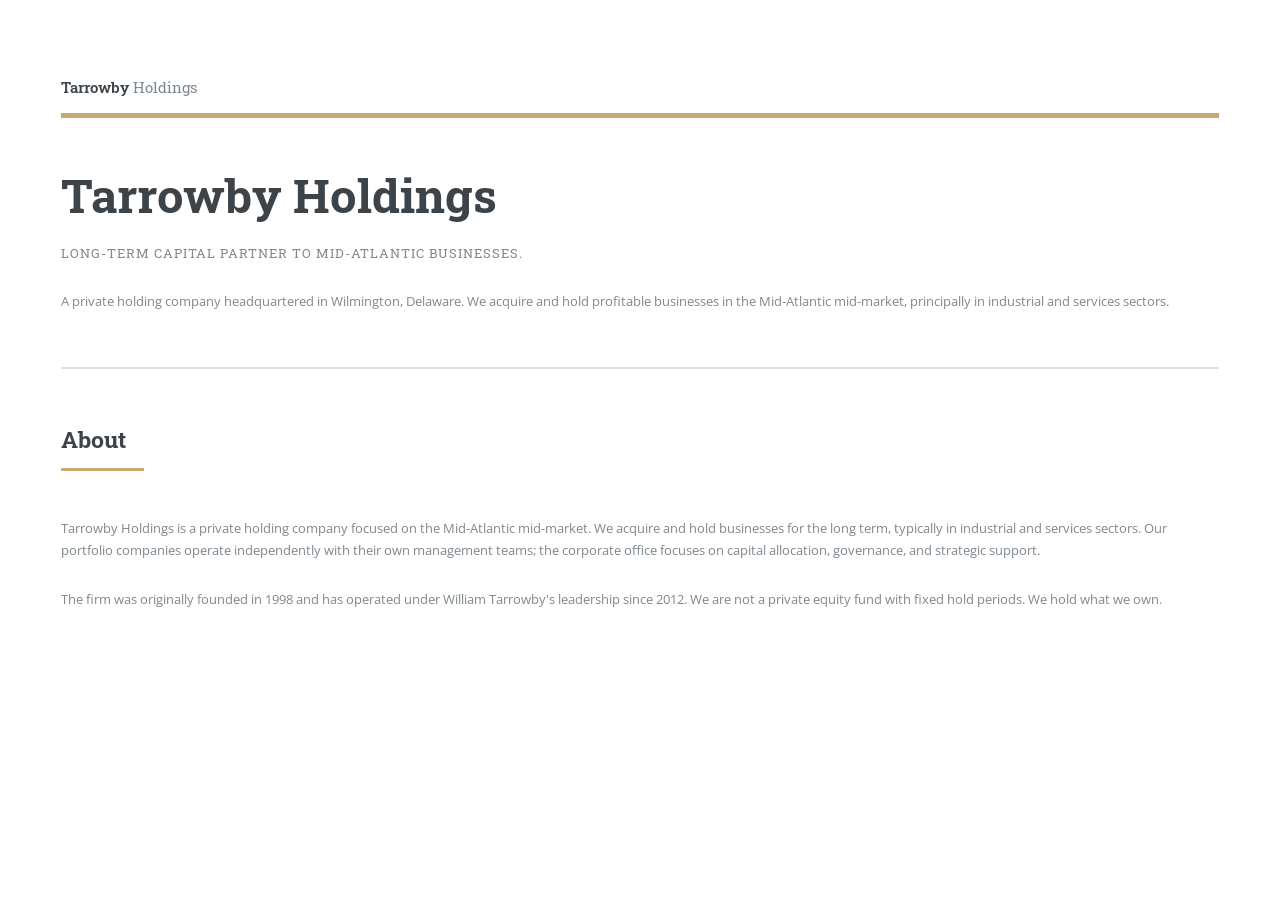
<file: index.html>
<!DOCTYPE HTML>
<html lang="en">
	<head>
		<title>Tarrowby Holdings</title>
		<meta charset="utf-8" />
		<meta name="viewport" content="width=device-width, initial-scale=1, user-scalable=no" />
		<meta name="description" content="Tarrowby Holdings is a private holding company focused on long-term ownership of Mid-Atlantic mid-market industrial and services businesses." />
		<meta property="og:title" content="Tarrowby Holdings" />
		<meta property="og:description" content="Long-term capital partner to Mid-Atlantic businesses." />
		<meta property="og:type" content="website" />
		<meta property="og:url" content="https://tarrowbyholdings.com/" />
		<meta property="og:image" content="https://tarrowbyholdings.com/og-image.png" />
		<meta property="og:image:width" content="1200" />
		<meta property="og:image:height" content="630" />
		<link rel="icon" href="favicon.ico" />
		<link rel="apple-touch-icon" href="apple-touch-icon.png" />
		<link rel="stylesheet" href="assets/css/main.css" />
	</head>
	<body class="is-preload">

		<!-- Wrapper -->
			<div id="wrapper">

				<!-- Main -->
					<div id="main">
						<div class="inner">

							<!-- Header -->
								<header id="header">
									<a href="index.html" class="logo"><strong>Tarrowby</strong> Holdings</a>
								</header>

							<!-- Banner -->
								<section id="banner">
									<div class="content">
										<header>
											<h1>Tarrowby Holdings</h1>
											<p>Long-term capital partner to Mid-Atlantic businesses.</p>
										</header>
										<p>A private holding company headquartered in Wilmington, Delaware. We acquire and hold profitable businesses in the Mid-Atlantic mid-market, principally in industrial and services sectors.</p>
									</div>
								</section>

							<!-- About -->
								<section>
									<header class="major">
										<h2>About</h2>
									</header>
									<p>Tarrowby Holdings is a private holding company focused on the Mid-Atlantic mid-market. We acquire and hold businesses for the long term, typically in industrial and services sectors. Our portfolio companies operate independently with their own management teams; the corporate office focuses on capital allocation, governance, and strategic support.</p>
									<p>The firm was originally founded in 1998 and has operated under William Tarrowby's leadership since 2012. We are not a private equity fund with fixed hold periods. We hold what we own.</p>
								</section>

						</div>
					</div>

				<!-- Sidebar -->
					<div id="sidebar">
						<div class="inner">

							<!-- Menu -->
								<nav id="menu">
									<header class="major">
										<h2>Tarrowby Holdings</h2>
									</header>
									<ul>
										<li><a href="index.html">About</a></li>
										<li><a href="approach.html">Investment Approach</a></li>
										<li><a href="portfolio.html">Portfolio</a></li>
										<li><a href="leadership.html">Leadership</a></li>
										<li><a href="contact.html">Contact</a></li>
									</ul>
								</nav>

							<!-- Section -->
								<section>
									<header class="major">
										<h2>Office</h2>
									</header>
									<p>The corporate office handles capital allocation, governance, and selective M&amp;A support for portfolio companies operating across the Mid-Atlantic.</p>
									<ul class="contact">
										<li class="icon solid fa-envelope"><a href="mailto:office@tarrowbyholdings.com">office@tarrowbyholdings.com</a></li>
										<li class="icon solid fa-phone">+1 (302) 555-0185</li>
										<li class="icon solid fa-home">1209 Orange Street<br />
										Wilmington, DE 19801</li>
									</ul>
								</section>

							<!-- Footer -->
								<footer id="footer">
									<p class="copyright">&copy; 2026 Tarrowby Holdings. 1209 Orange Street, Wilmington, DE 19801. +1 (302) 555-0185. <a href="privacy.html">Privacy</a> &middot; <a href="terms.html">Terms</a>.</p>
								</footer>

						</div>
					</div>

			</div>

		<!-- Scripts -->
			<script src="assets/js/jquery.min.js"></script>
			<script src="assets/js/browser.min.js"></script>
			<script src="assets/js/breakpoints.min.js"></script>
			<script src="assets/js/util.js"></script>
			<script src="assets/js/main.js"></script>

	</body>
</html>
</file>
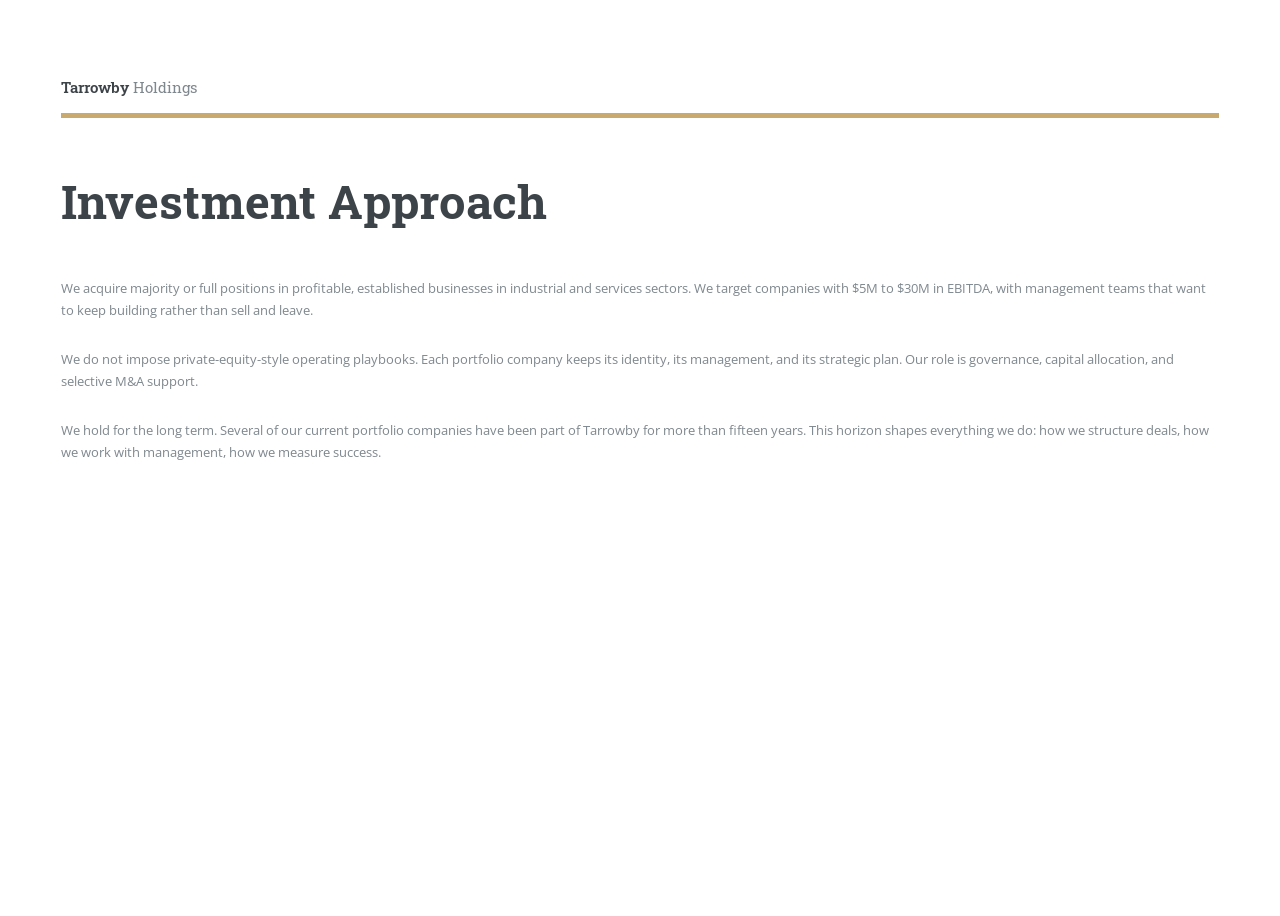
<file: approach.html>
<!DOCTYPE HTML>
<html lang="en">
	<head>
		<title>Investment Approach &mdash; Tarrowby Holdings</title>
		<meta charset="utf-8" />
		<meta name="viewport" content="width=device-width, initial-scale=1, user-scalable=no" />
		<meta name="description" content="Tarrowby Holdings acquires majority positions in profitable Mid-Atlantic industrial and services businesses and holds for the long term." />
		<meta property="og:title" content="Investment Approach &mdash; Tarrowby Holdings" />
		<meta property="og:description" content="Long-term capital partner to Mid-Atlantic businesses." />
		<meta property="og:type" content="website" />
		<meta property="og:url" content="https://tarrowbyholdings.com/approach.html" />
		<meta property="og:image" content="https://tarrowbyholdings.com/og-image.png" />
		<meta property="og:image:width" content="1200" />
		<meta property="og:image:height" content="630" />
		<link rel="icon" href="favicon.ico" />
		<link rel="apple-touch-icon" href="apple-touch-icon.png" />
		<link rel="stylesheet" href="assets/css/main.css" />
	</head>
	<body class="is-preload">

		<div id="wrapper">

				<div id="main">
					<div class="inner">

						<header id="header">
							<a href="index.html" class="logo"><strong>Tarrowby</strong> Holdings</a>
						</header>

						<section>
							<header class="main">
								<h1>Investment Approach</h1>
							</header>

							<p>We acquire majority or full positions in profitable, established businesses in industrial and services sectors. We target companies with $5M to $30M in EBITDA, with management teams that want to keep building rather than sell and leave.</p>

							<p>We do not impose private-equity-style operating playbooks. Each portfolio company keeps its identity, its management, and its strategic plan. Our role is governance, capital allocation, and selective M&amp;A support.</p>

							<p>We hold for the long term. Several of our current portfolio companies have been part of Tarrowby for more than fifteen years. This horizon shapes everything we do: how we structure deals, how we work with management, how we measure success.</p>
						</section>

					</div>
				</div>

				<div id="sidebar">
					<div class="inner">

						<nav id="menu">
							<header class="major">
								<h2>Tarrowby Holdings</h2>
							</header>
							<ul>
								<li><a href="index.html">About</a></li>
								<li><a href="approach.html">Investment Approach</a></li>
								<li><a href="portfolio.html">Portfolio</a></li>
								<li><a href="leadership.html">Leadership</a></li>
								<li><a href="contact.html">Contact</a></li>
							</ul>
						</nav>

						<section>
							<header class="major">
								<h2>Office</h2>
							</header>
							<p>The corporate office handles capital allocation, governance, and selective M&amp;A support for portfolio companies operating across the Mid-Atlantic.</p>
							<ul class="contact">
								<li class="icon solid fa-envelope"><a href="mailto:office@tarrowbyholdings.com">office@tarrowbyholdings.com</a></li>
								<li class="icon solid fa-phone">+1 (302) 555-0185</li>
								<li class="icon solid fa-home">1209 Orange Street<br />
								Wilmington, DE 19801</li>
							</ul>
						</section>

						<footer id="footer">
							<p class="copyright">&copy; 2026 Tarrowby Holdings. 1209 Orange Street, Wilmington, DE 19801. +1 (302) 555-0185. <a href="privacy.html">Privacy</a> &middot; <a href="terms.html">Terms</a>.</p>
						</footer>

					</div>
				</div>

		</div>

		<script src="assets/js/jquery.min.js"></script>
		<script src="assets/js/browser.min.js"></script>
		<script src="assets/js/breakpoints.min.js"></script>
		<script src="assets/js/util.js"></script>
		<script src="assets/js/main.js"></script>

	</body>
</html>
</file>
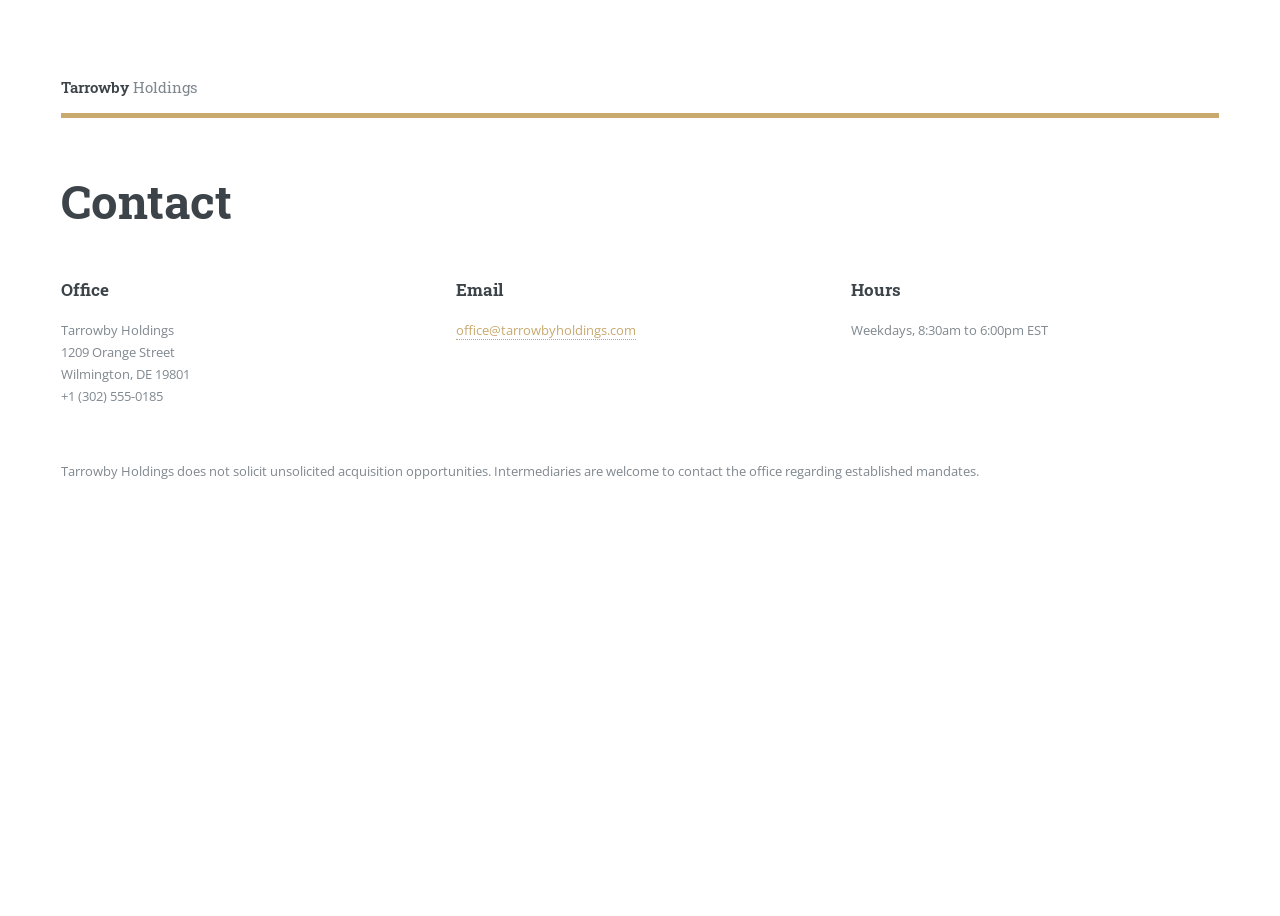
<file: contact.html>
<!DOCTYPE HTML>
<html lang="en">
	<head>
		<title>Contact &mdash; Tarrowby Holdings</title>
		<meta charset="utf-8" />
		<meta name="viewport" content="width=device-width, initial-scale=1, user-scalable=no" />
		<meta name="description" content="Contact the Tarrowby Holdings corporate office in Wilmington, Delaware." />
		<meta property="og:title" content="Contact &mdash; Tarrowby Holdings" />
		<meta property="og:description" content="Long-term capital partner to Mid-Atlantic businesses." />
		<meta property="og:type" content="website" />
		<meta property="og:url" content="https://tarrowbyholdings.com/contact.html" />
		<meta property="og:image" content="https://tarrowbyholdings.com/og-image.png" />
		<meta property="og:image:width" content="1200" />
		<meta property="og:image:height" content="630" />
		<link rel="icon" href="favicon.ico" />
		<link rel="apple-touch-icon" href="apple-touch-icon.png" />
		<link rel="stylesheet" href="assets/css/main.css" />
	</head>
	<body class="is-preload">

		<div id="wrapper">

				<div id="main">
					<div class="inner">

						<header id="header">
							<a href="index.html" class="logo"><strong>Tarrowby</strong> Holdings</a>
						</header>

						<section>
							<header class="main">
								<h1>Contact</h1>
							</header>

							<div class="contact-grid">
								<div>
									<h3>Office</h3>
									<p>Tarrowby Holdings<br />
									1209 Orange Street<br />
									Wilmington, DE 19801<br />
									+1 (302) 555-0185</p>
								</div>
								<div>
									<h3>Email</h3>
									<p><a href="mailto:office@tarrowbyholdings.com">office@tarrowbyholdings.com</a></p>
								</div>
								<div>
									<h3>Hours</h3>
									<p>Weekdays, 8:30am to 6:00pm EST</p>
								</div>
							</div>

							<p>Tarrowby Holdings does not solicit unsolicited acquisition opportunities. Intermediaries are welcome to contact the office regarding established mandates.</p>
						</section>

					</div>
				</div>

				<div id="sidebar">
					<div class="inner">

						<nav id="menu">
							<header class="major">
								<h2>Tarrowby Holdings</h2>
							</header>
							<ul>
								<li><a href="index.html">About</a></li>
								<li><a href="approach.html">Investment Approach</a></li>
								<li><a href="portfolio.html">Portfolio</a></li>
								<li><a href="leadership.html">Leadership</a></li>
								<li><a href="contact.html">Contact</a></li>
							</ul>
						</nav>

						<section>
							<header class="major">
								<h2>Office</h2>
							</header>
							<p>The corporate office handles capital allocation, governance, and selective M&amp;A support for portfolio companies operating across the Mid-Atlantic.</p>
							<ul class="contact">
								<li class="icon solid fa-envelope"><a href="mailto:office@tarrowbyholdings.com">office@tarrowbyholdings.com</a></li>
								<li class="icon solid fa-phone">+1 (302) 555-0185</li>
								<li class="icon solid fa-home">1209 Orange Street<br />
								Wilmington, DE 19801</li>
							</ul>
						</section>

						<footer id="footer">
							<p class="copyright">&copy; 2026 Tarrowby Holdings. 1209 Orange Street, Wilmington, DE 19801. +1 (302) 555-0185. <a href="privacy.html">Privacy</a> &middot; <a href="terms.html">Terms</a>.</p>
						</footer>

					</div>
				</div>

		</div>

		<script src="assets/js/jquery.min.js"></script>
		<script src="assets/js/browser.min.js"></script>
		<script src="assets/js/breakpoints.min.js"></script>
		<script src="assets/js/util.js"></script>
		<script src="assets/js/main.js"></script>

	</body>
</html>
</file>
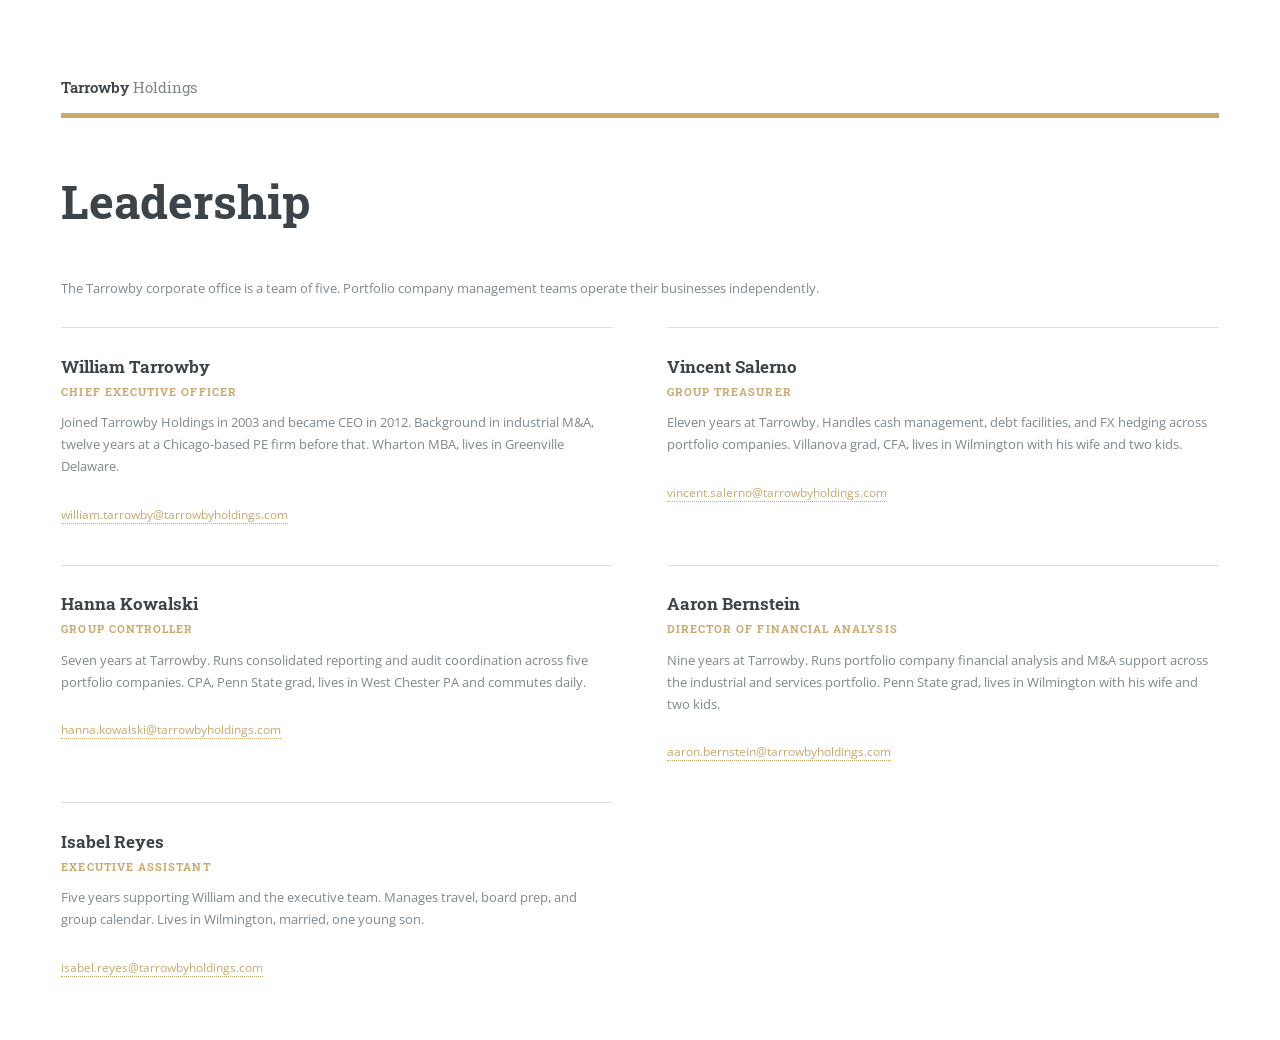
<file: leadership.html>
<!DOCTYPE HTML>
<html lang="en">
	<head>
		<title>Leadership &mdash; Tarrowby Holdings</title>
		<meta charset="utf-8" />
		<meta name="viewport" content="width=device-width, initial-scale=1, user-scalable=no" />
		<meta name="description" content="The Tarrowby Holdings corporate team: William Tarrowby, Vincent Salerno, Hanna Kowalski, Aaron Bernstein, Isabel Reyes." />
		<meta property="og:title" content="Leadership &mdash; Tarrowby Holdings" />
		<meta property="og:description" content="Long-term capital partner to Mid-Atlantic businesses." />
		<meta property="og:type" content="website" />
		<meta property="og:url" content="https://tarrowbyholdings.com/leadership.html" />
		<meta property="og:image" content="https://tarrowbyholdings.com/og-image.png" />
		<meta property="og:image:width" content="1200" />
		<meta property="og:image:height" content="630" />
		<link rel="icon" href="favicon.ico" />
		<link rel="apple-touch-icon" href="apple-touch-icon.png" />
		<link rel="stylesheet" href="assets/css/main.css" />
	</head>
	<body class="is-preload">

		<div id="wrapper">

				<div id="main">
					<div class="inner">

						<header id="header">
							<a href="index.html" class="logo"><strong>Tarrowby</strong> Holdings</a>
						</header>

						<section>
							<header class="main">
								<h1>Leadership</h1>
							</header>

							<p>The Tarrowby corporate office is a team of five. Portfolio company management teams operate their businesses independently.</p>

							<div class="leadership">
								<article>
									<h3>William Tarrowby</h3>
									<p class="role">Chief Executive Officer</p>
									<p>Joined Tarrowby Holdings in 2003 and became CEO in 2012. Background in industrial M&amp;A, twelve years at a Chicago-based PE firm before that. Wharton MBA, lives in Greenville Delaware.</p>
									<p class="email"><a href="mailto:william.tarrowby@tarrowbyholdings.com">william.tarrowby@tarrowbyholdings.com</a></p>
								</article>
								<article>
									<h3>Vincent Salerno</h3>
									<p class="role">Group Treasurer</p>
									<p>Eleven years at Tarrowby. Handles cash management, debt facilities, and FX hedging across portfolio companies. Villanova grad, CFA, lives in Wilmington with his wife and two kids.</p>
									<p class="email"><a href="mailto:vincent.salerno@tarrowbyholdings.com">vincent.salerno@tarrowbyholdings.com</a></p>
								</article>
								<article>
									<h3>Hanna Kowalski</h3>
									<p class="role">Group Controller</p>
									<p>Seven years at Tarrowby. Runs consolidated reporting and audit coordination across five portfolio companies. CPA, Penn State grad, lives in West Chester PA and commutes daily.</p>
									<p class="email"><a href="mailto:hanna.kowalski@tarrowbyholdings.com">hanna.kowalski@tarrowbyholdings.com</a></p>
								</article>
								<article>
									<h3>Aaron Bernstein</h3>
									<p class="role">Director of Financial Analysis</p>
									<p>Nine years at Tarrowby. Runs portfolio company financial analysis and M&amp;A support across the industrial and services portfolio. Penn State grad, lives in Wilmington with his wife and two kids.</p>
									<p class="email"><a href="mailto:aaron.bernstein@tarrowbyholdings.com">aaron.bernstein@tarrowbyholdings.com</a></p>
								</article>
								<article>
									<h3>Isabel Reyes</h3>
									<p class="role">Executive Assistant</p>
									<p>Five years supporting William and the executive team. Manages travel, board prep, and group calendar. Lives in Wilmington, married, one young son.</p>
									<p class="email"><a href="mailto:isabel.reyes@tarrowbyholdings.com">isabel.reyes@tarrowbyholdings.com</a></p>
								</article>
							</div>
						</section>

					</div>
				</div>

				<div id="sidebar">
					<div class="inner">

						<nav id="menu">
							<header class="major">
								<h2>Tarrowby Holdings</h2>
							</header>
							<ul>
								<li><a href="index.html">About</a></li>
								<li><a href="approach.html">Investment Approach</a></li>
								<li><a href="portfolio.html">Portfolio</a></li>
								<li><a href="leadership.html">Leadership</a></li>
								<li><a href="contact.html">Contact</a></li>
							</ul>
						</nav>

						<section>
							<header class="major">
								<h2>Office</h2>
							</header>
							<p>The corporate office handles capital allocation, governance, and selective M&amp;A support for portfolio companies operating across the Mid-Atlantic.</p>
							<ul class="contact">
								<li class="icon solid fa-envelope"><a href="mailto:office@tarrowbyholdings.com">office@tarrowbyholdings.com</a></li>
								<li class="icon solid fa-phone">+1 (302) 555-0185</li>
								<li class="icon solid fa-home">1209 Orange Street<br />
								Wilmington, DE 19801</li>
							</ul>
						</section>

						<footer id="footer">
							<p class="copyright">&copy; 2026 Tarrowby Holdings. 1209 Orange Street, Wilmington, DE 19801. +1 (302) 555-0185. <a href="privacy.html">Privacy</a> &middot; <a href="terms.html">Terms</a>.</p>
						</footer>

					</div>
				</div>

		</div>

		<script src="assets/js/jquery.min.js"></script>
		<script src="assets/js/browser.min.js"></script>
		<script src="assets/js/breakpoints.min.js"></script>
		<script src="assets/js/util.js"></script>
		<script src="assets/js/main.js"></script>

	</body>
</html>
</file>
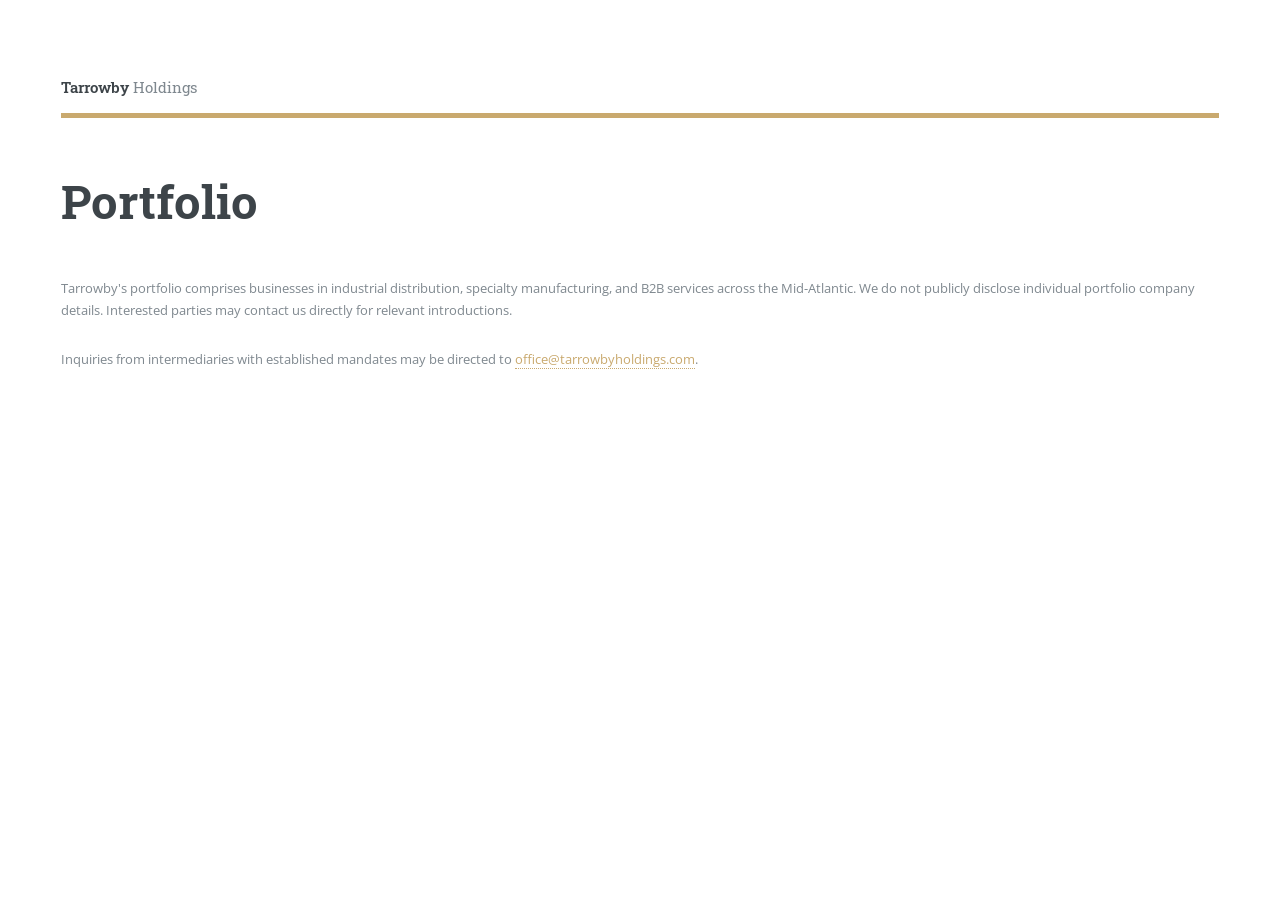
<file: portfolio.html>
<!DOCTYPE HTML>
<html lang="en">
	<head>
		<title>Portfolio &mdash; Tarrowby Holdings</title>
		<meta charset="utf-8" />
		<meta name="viewport" content="width=device-width, initial-scale=1, user-scalable=no" />
		<meta name="description" content="Tarrowby Holdings owns businesses in industrial distribution, specialty manufacturing, and B2B services across the Mid-Atlantic." />
		<meta property="og:title" content="Portfolio &mdash; Tarrowby Holdings" />
		<meta property="og:description" content="Long-term capital partner to Mid-Atlantic businesses." />
		<meta property="og:type" content="website" />
		<meta property="og:url" content="https://tarrowbyholdings.com/portfolio.html" />
		<meta property="og:image" content="https://tarrowbyholdings.com/og-image.png" />
		<meta property="og:image:width" content="1200" />
		<meta property="og:image:height" content="630" />
		<link rel="icon" href="favicon.ico" />
		<link rel="apple-touch-icon" href="apple-touch-icon.png" />
		<link rel="stylesheet" href="assets/css/main.css" />
	</head>
	<body class="is-preload">

		<div id="wrapper">

				<div id="main">
					<div class="inner">

						<header id="header">
							<a href="index.html" class="logo"><strong>Tarrowby</strong> Holdings</a>
						</header>

						<section>
							<header class="main">
								<h1>Portfolio</h1>
							</header>

							<p>Tarrowby's portfolio comprises businesses in industrial distribution, specialty manufacturing, and B2B services across the Mid-Atlantic. We do not publicly disclose individual portfolio company details. Interested parties may contact us directly for relevant introductions.</p>

							<p>Inquiries from intermediaries with established mandates may be directed to <a href="mailto:office@tarrowbyholdings.com">office@tarrowbyholdings.com</a>.</p>
						</section>

					</div>
				</div>

				<div id="sidebar">
					<div class="inner">

						<nav id="menu">
							<header class="major">
								<h2>Tarrowby Holdings</h2>
							</header>
							<ul>
								<li><a href="index.html">About</a></li>
								<li><a href="approach.html">Investment Approach</a></li>
								<li><a href="portfolio.html">Portfolio</a></li>
								<li><a href="leadership.html">Leadership</a></li>
								<li><a href="contact.html">Contact</a></li>
							</ul>
						</nav>

						<section>
							<header class="major">
								<h2>Office</h2>
							</header>
							<p>The corporate office handles capital allocation, governance, and selective M&amp;A support for portfolio companies operating across the Mid-Atlantic.</p>
							<ul class="contact">
								<li class="icon solid fa-envelope"><a href="mailto:office@tarrowbyholdings.com">office@tarrowbyholdings.com</a></li>
								<li class="icon solid fa-phone">+1 (302) 555-0185</li>
								<li class="icon solid fa-home">1209 Orange Street<br />
								Wilmington, DE 19801</li>
							</ul>
						</section>

						<footer id="footer">
							<p class="copyright">&copy; 2026 Tarrowby Holdings. 1209 Orange Street, Wilmington, DE 19801. +1 (302) 555-0185. <a href="privacy.html">Privacy</a> &middot; <a href="terms.html">Terms</a>.</p>
						</footer>

					</div>
				</div>

		</div>

		<script src="assets/js/jquery.min.js"></script>
		<script src="assets/js/browser.min.js"></script>
		<script src="assets/js/breakpoints.min.js"></script>
		<script src="assets/js/util.js"></script>
		<script src="assets/js/main.js"></script>

	</body>
</html>
</file>
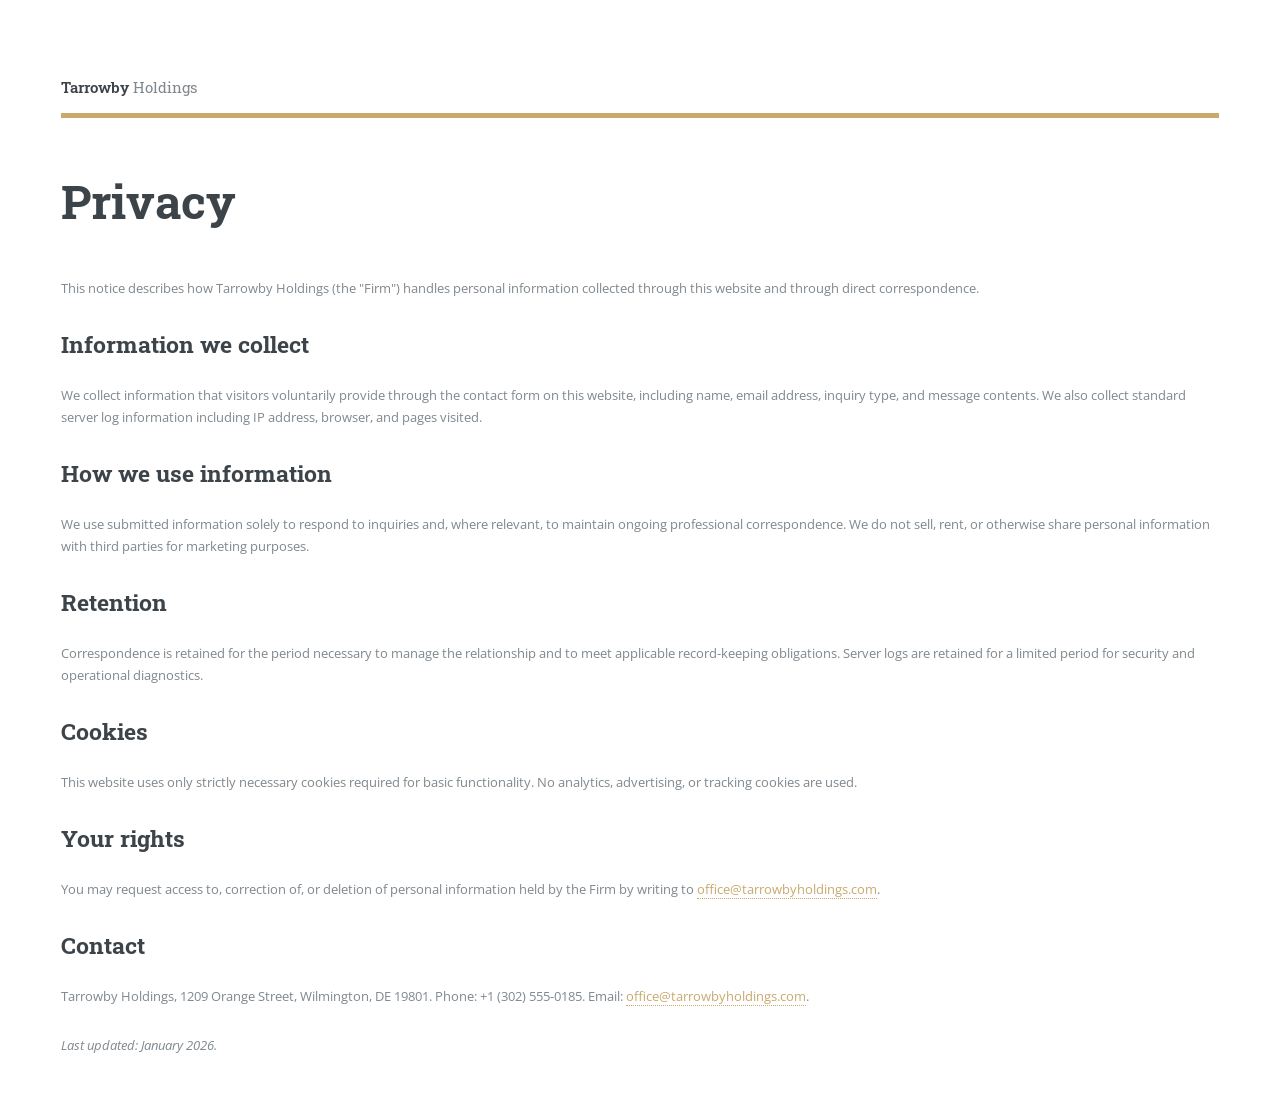
<file: privacy.html>
<!DOCTYPE HTML>
<html lang="en">
	<head>
		<title>Privacy &mdash; Tarrowby Holdings</title>
		<meta charset="utf-8" />
		<meta name="viewport" content="width=device-width, initial-scale=1, user-scalable=no" />
		<meta name="description" content="Tarrowby Holdings privacy notice." />
		<meta property="og:title" content="Privacy &mdash; Tarrowby Holdings" />
		<meta property="og:description" content="Long-term capital partner to Mid-Atlantic businesses." />
		<meta property="og:type" content="website" />
		<meta property="og:url" content="https://tarrowbyholdings.com/privacy.html" />
		<meta property="og:image" content="https://tarrowbyholdings.com/og-image.png" />
		<meta property="og:image:width" content="1200" />
		<meta property="og:image:height" content="630" />
		<link rel="icon" href="favicon.ico" />
		<link rel="apple-touch-icon" href="apple-touch-icon.png" />
		<link rel="stylesheet" href="assets/css/main.css" />
	</head>
	<body class="is-preload">

		<div id="wrapper">

				<div id="main">
					<div class="inner">

						<header id="header">
							<a href="index.html" class="logo"><strong>Tarrowby</strong> Holdings</a>
						</header>

						<section>
							<header class="main">
								<h1>Privacy</h1>
							</header>

							<p>This notice describes how Tarrowby Holdings (the "Firm") handles personal information collected through this website and through direct correspondence.</p>

							<h2>Information we collect</h2>
							<p>We collect information that visitors voluntarily provide through the contact form on this website, including name, email address, inquiry type, and message contents. We also collect standard server log information including IP address, browser, and pages visited.</p>

							<h2>How we use information</h2>
							<p>We use submitted information solely to respond to inquiries and, where relevant, to maintain ongoing professional correspondence. We do not sell, rent, or otherwise share personal information with third parties for marketing purposes.</p>

							<h2>Retention</h2>
							<p>Correspondence is retained for the period necessary to manage the relationship and to meet applicable record-keeping obligations. Server logs are retained for a limited period for security and operational diagnostics.</p>

							<h2>Cookies</h2>
							<p>This website uses only strictly necessary cookies required for basic functionality. No analytics, advertising, or tracking cookies are used.</p>

							<h2>Your rights</h2>
							<p>You may request access to, correction of, or deletion of personal information held by the Firm by writing to <a href="mailto:office@tarrowbyholdings.com">office@tarrowbyholdings.com</a>.</p>

							<h2>Contact</h2>
							<p>Tarrowby Holdings, 1209 Orange Street, Wilmington, DE 19801. Phone: +1 (302) 555-0185. Email: <a href="mailto:office@tarrowbyholdings.com">office@tarrowbyholdings.com</a>.</p>

							<p><em>Last updated: January 2026.</em></p>
						</section>

					</div>
				</div>

				<div id="sidebar">
					<div class="inner">

						<nav id="menu">
							<header class="major">
								<h2>Tarrowby Holdings</h2>
							</header>
							<ul>
								<li><a href="index.html">About</a></li>
								<li><a href="approach.html">Investment Approach</a></li>
								<li><a href="portfolio.html">Portfolio</a></li>
								<li><a href="leadership.html">Leadership</a></li>
								<li><a href="contact.html">Contact</a></li>
							</ul>
						</nav>

						<section>
							<header class="major">
								<h2>Office</h2>
							</header>
							<p>The corporate office handles capital allocation, governance, and selective M&amp;A support for portfolio companies operating across the Mid-Atlantic.</p>
							<ul class="contact">
								<li class="icon solid fa-envelope"><a href="mailto:office@tarrowbyholdings.com">office@tarrowbyholdings.com</a></li>
								<li class="icon solid fa-phone">+1 (302) 555-0185</li>
								<li class="icon solid fa-home">1209 Orange Street<br />
								Wilmington, DE 19801</li>
							</ul>
						</section>

						<footer id="footer">
							<p class="copyright">&copy; 2026 Tarrowby Holdings. 1209 Orange Street, Wilmington, DE 19801. +1 (302) 555-0185. <a href="privacy.html">Privacy</a> &middot; <a href="terms.html">Terms</a>.</p>
						</footer>

					</div>
				</div>

		</div>

		<script src="assets/js/jquery.min.js"></script>
		<script src="assets/js/browser.min.js"></script>
		<script src="assets/js/breakpoints.min.js"></script>
		<script src="assets/js/util.js"></script>
		<script src="assets/js/main.js"></script>

	</body>
</html>
</file>
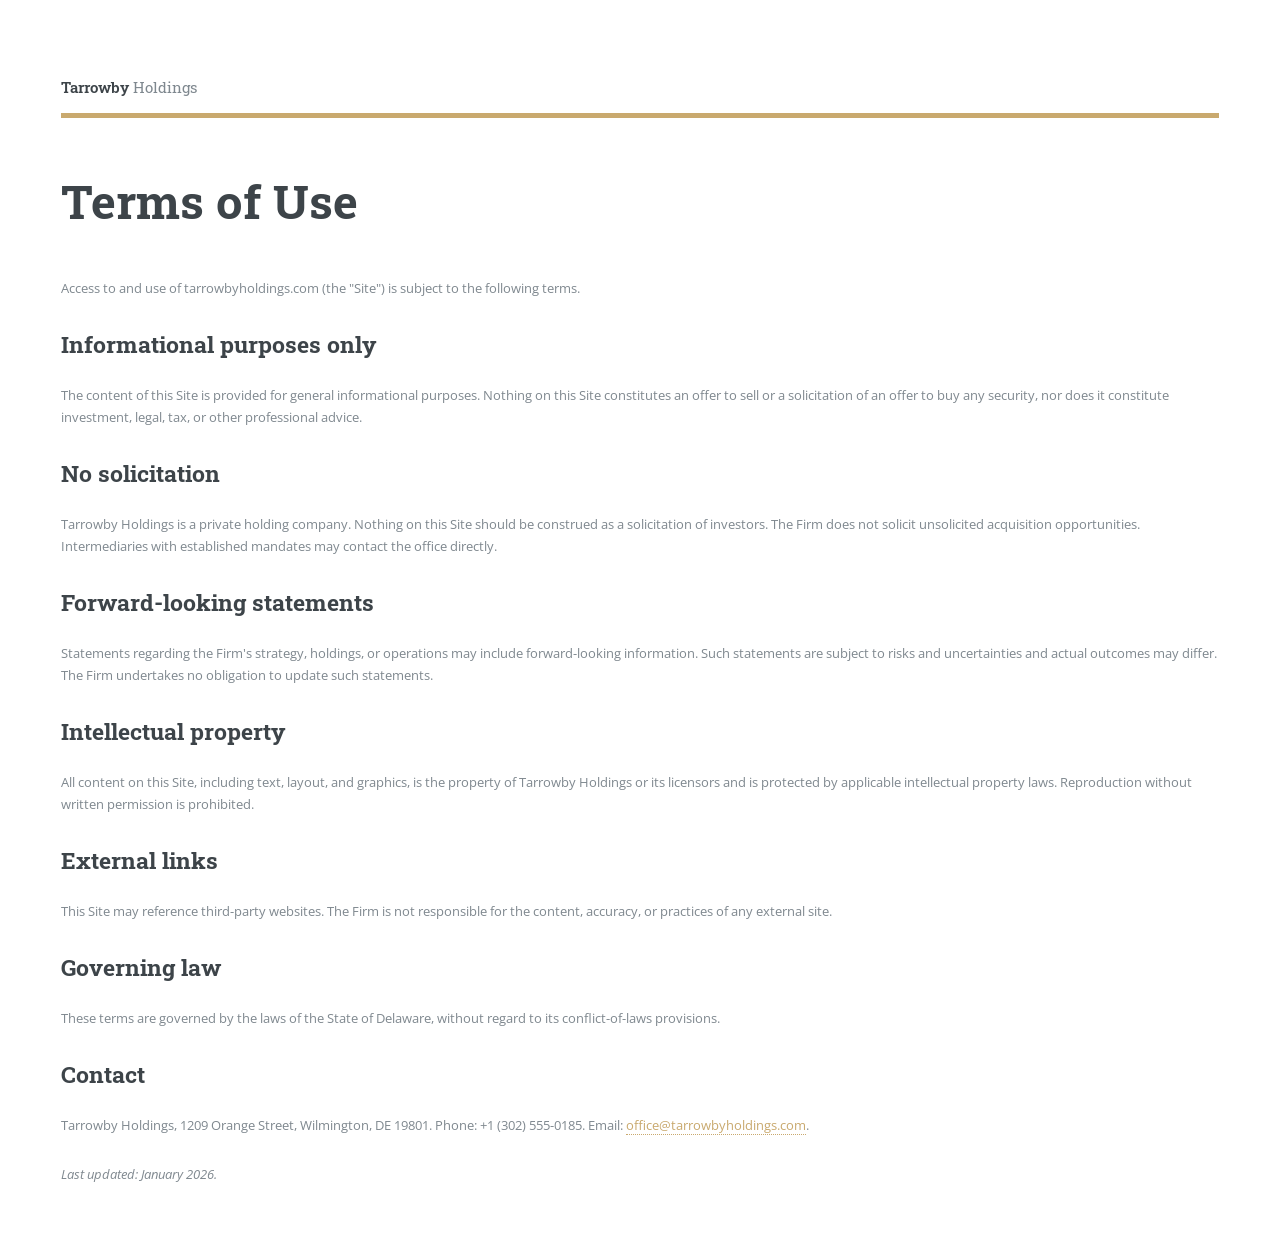
<file: terms.html>
<!DOCTYPE HTML>
<html lang="en">
	<head>
		<title>Terms &mdash; Tarrowby Holdings</title>
		<meta charset="utf-8" />
		<meta name="viewport" content="width=device-width, initial-scale=1, user-scalable=no" />
		<meta name="description" content="Tarrowby Holdings terms of use." />
		<meta property="og:title" content="Terms &mdash; Tarrowby Holdings" />
		<meta property="og:description" content="Long-term capital partner to Mid-Atlantic businesses." />
		<meta property="og:type" content="website" />
		<meta property="og:url" content="https://tarrowbyholdings.com/terms.html" />
		<meta property="og:image" content="https://tarrowbyholdings.com/og-image.png" />
		<meta property="og:image:width" content="1200" />
		<meta property="og:image:height" content="630" />
		<link rel="icon" href="favicon.ico" />
		<link rel="apple-touch-icon" href="apple-touch-icon.png" />
		<link rel="stylesheet" href="assets/css/main.css" />
	</head>
	<body class="is-preload">

		<div id="wrapper">

				<div id="main">
					<div class="inner">

						<header id="header">
							<a href="index.html" class="logo"><strong>Tarrowby</strong> Holdings</a>
						</header>

						<section>
							<header class="main">
								<h1>Terms of Use</h1>
							</header>

							<p>Access to and use of tarrowbyholdings.com (the "Site") is subject to the following terms.</p>

							<h2>Informational purposes only</h2>
							<p>The content of this Site is provided for general informational purposes. Nothing on this Site constitutes an offer to sell or a solicitation of an offer to buy any security, nor does it constitute investment, legal, tax, or other professional advice.</p>

							<h2>No solicitation</h2>
							<p>Tarrowby Holdings is a private holding company. Nothing on this Site should be construed as a solicitation of investors. The Firm does not solicit unsolicited acquisition opportunities. Intermediaries with established mandates may contact the office directly.</p>

							<h2>Forward-looking statements</h2>
							<p>Statements regarding the Firm's strategy, holdings, or operations may include forward-looking information. Such statements are subject to risks and uncertainties and actual outcomes may differ. The Firm undertakes no obligation to update such statements.</p>

							<h2>Intellectual property</h2>
							<p>All content on this Site, including text, layout, and graphics, is the property of Tarrowby Holdings or its licensors and is protected by applicable intellectual property laws. Reproduction without written permission is prohibited.</p>

							<h2>External links</h2>
							<p>This Site may reference third-party websites. The Firm is not responsible for the content, accuracy, or practices of any external site.</p>

							<h2>Governing law</h2>
							<p>These terms are governed by the laws of the State of Delaware, without regard to its conflict-of-laws provisions.</p>

							<h2>Contact</h2>
							<p>Tarrowby Holdings, 1209 Orange Street, Wilmington, DE 19801. Phone: +1 (302) 555-0185. Email: <a href="mailto:office@tarrowbyholdings.com">office@tarrowbyholdings.com</a>.</p>

							<p><em>Last updated: January 2026.</em></p>
						</section>

					</div>
				</div>

				<div id="sidebar">
					<div class="inner">

						<nav id="menu">
							<header class="major">
								<h2>Tarrowby Holdings</h2>
							</header>
							<ul>
								<li><a href="index.html">About</a></li>
								<li><a href="approach.html">Investment Approach</a></li>
								<li><a href="portfolio.html">Portfolio</a></li>
								<li><a href="leadership.html">Leadership</a></li>
								<li><a href="contact.html">Contact</a></li>
							</ul>
						</nav>

						<section>
							<header class="major">
								<h2>Office</h2>
							</header>
							<p>The corporate office handles capital allocation, governance, and selective M&amp;A support for portfolio companies operating across the Mid-Atlantic.</p>
							<ul class="contact">
								<li class="icon solid fa-envelope"><a href="mailto:office@tarrowbyholdings.com">office@tarrowbyholdings.com</a></li>
								<li class="icon solid fa-phone">+1 (302) 555-0185</li>
								<li class="icon solid fa-home">1209 Orange Street<br />
								Wilmington, DE 19801</li>
							</ul>
						</section>

						<footer id="footer">
							<p class="copyright">&copy; 2026 Tarrowby Holdings. 1209 Orange Street, Wilmington, DE 19801. +1 (302) 555-0185. <a href="privacy.html">Privacy</a> &middot; <a href="terms.html">Terms</a>.</p>
						</footer>

					</div>
				</div>

		</div>

		<script src="assets/js/jquery.min.js"></script>
		<script src="assets/js/browser.min.js"></script>
		<script src="assets/js/breakpoints.min.js"></script>
		<script src="assets/js/util.js"></script>
		<script src="assets/js/main.js"></script>

	</body>
</html>
</file>
<file: assets/css/main.css>
@import url('https://fonts.googleapis.com/css?family=Open+Sans:400,600,400italic,600italic|Roboto+Slab:400,700');

/* Tarrowby Holdings */
iframe, h1, h2, h3, h4, h5, h6, p, blockquote,
pre, a, abbr, acronym, address, big, cite,
code, del, dfn, em, img, ins, kbd, q, s, samp,
small, strike, strong, sub, sup, tt, var, b,
u, i, center, dl, dt, dd, ol, ul, li, fieldset,
form, label, legend, table, caption, tbody,
tfoot, thead, tr, th, td, article, aside,
canvas, details, embed, figure, figcaption,
footer, header, hgroup, menu, nav, output, ruby,
section, summary, time, mark, audio, video {
  margin: 0;
  padding: 0;
  border: 0;
  font-size: 100%;
  font: inherit;
  vertical-align: baseline; }

article, aside, details, figcaption, figure,
footer, header, hgroup, menu, nav, section {
  display: block; }

body {
  line-height: 1; }

ol, ul {
  list-style: none; }

blockquote, q {
  quotes: none; }
  blockquote:before, blockquote:after, q:before, q:after {
    content: '';
    content: none; }

table {
  border-collapse: collapse;
  border-spacing: 0; }

body {
  -webkit-text-size-adjust: none; }

mark {
  background-color: transparent;
  color: inherit; }

input::-moz-focus-inner {
  border: 0;
  padding: 0; }

input, select, textarea {
  -moz-appearance: none;
  -webkit-appearance: none;
  -ms-appearance: none;
  appearance: none; }

/* Basic */
@-ms-viewport {
  width: device-width; }

body {
  -ms-overflow-style: scrollbar; }

@media screen and (max-width: 480px) {
  html, body {
    min-width: 320px; } }

html {
  box-sizing: border-box; }

*, *:before, *:after {
  box-sizing: inherit; }

body {
  background: #ffffff; }
  body.is-preload *, body.is-preload *:before, body.is-preload *:after, body.is-resizing *, body.is-resizing *:before, body.is-resizing *:after {
    -moz-animation: none !important;
    -webkit-animation: none !important;
    -ms-animation: none !important;
    animation: none !important;
    -moz-transition: none !important;
    -webkit-transition: none !important;
    -ms-transition: none !important;
    transition: none !important; }

/* Type */
body, input, select, textarea {
  color: #7f888f;
  font-family: "Open Sans", sans-serif;
  font-size: 13pt;
  font-weight: 400;
  line-height: 1.65; }
  @media screen and (max-width: 1680px) {
    body, input, select, textarea {
      font-size: 11pt; } }
  @media screen and (max-width: 1280px) {
    body, input, select, textarea {
      font-size: 10pt; } }
  @media screen and (max-width: 360px) {
    body, input, select, textarea {
      font-size: 9pt; } }

a {
  -moz-transition: color 0.2s ease-in-out, border-bottom-color 0.2s ease-in-out;
  -webkit-transition: color 0.2s ease-in-out, border-bottom-color 0.2s ease-in-out;
  -ms-transition: color 0.2s ease-in-out, border-bottom-color 0.2s ease-in-out;
  transition: color 0.2s ease-in-out, border-bottom-color 0.2s ease-in-out;
  border-bottom: dotted 1px;
  color: #c9a96e;
  text-decoration: none; }
  a:hover {
    border-bottom-color: #c9a96e;
    color: #c9a96e !important; }
    a:hover strong {
      color: inherit; }

strong, b {
  color: #3d4449;
  font-weight: 600; }

em, i {
  font-style: italic; }

p {
  margin: 0 0 2em 0; }

h1, h2, h3, h4, h5, h6 {
  color: #3d4449;
  font-family: "Roboto Slab", serif;
  font-weight: 700;
  line-height: 1.5;
  margin: 0 0 1em 0; }
  h1 a, h2 a, h3 a, h4 a, h5 a, h6 a {
    color: inherit;
    text-decoration: none;
    border-bottom: 0; }

h1 {
  font-size: 4em;
  margin: 0 0 0.5em 0;
  line-height: 1.3; }

h2 {
  font-size: 1.75em; }

h3 {
  font-size: 1.25em; }

h4 {
  font-size: 1.1em; }

h5 {
  font-size: 0.9em; }

h6 {
  font-size: 0.7em; }

@media screen and (max-width: 1680px) {
  h1 {
    font-size: 3.5em; } }

@media screen and (max-width: 980px) {
  h1 {
    font-size: 3.25em; } }

@media screen and (max-width: 736px) {
  h1 {
    font-size: 2em;
    line-height: 1.4; }
  h2 {
    font-size: 1.5em; } }

sub {
  font-size: 0.8em;
  position: relative;
  top: 0.5em; }

sup {
  font-size: 0.8em;
  position: relative;
  top: -0.5em; }

blockquote {
  border-left: solid 3px rgba(210, 215, 217, 0.75);
  font-style: italic;
  margin: 0 0 2em 0;
  padding: 0.5em 0 0.5em 2em; }

code {
  background: rgba(230, 235, 237, 0.25);
  border-radius: 0.375em;
  border: solid 1px rgba(210, 215, 217, 0.75);
  font-family: "Courier New", monospace;
  font-size: 0.9em;
  margin: 0 0.25em;
  padding: 0.25em 0.65em; }

pre {
  -webkit-overflow-scrolling: touch;
  font-family: "Courier New", monospace;
  font-size: 0.9em;
  margin: 0 0 2em 0; }
  pre code {
    display: block;
    line-height: 1.75;
    padding: 1em 1.5em;
    overflow-x: auto; }

hr {
  border: 0;
  border-bottom: solid 1px rgba(210, 215, 217, 0.75);
  margin: 2em 0; }
  hr.major {
    margin: 3em 0; }

.align-left {
  text-align: left; }

.align-center {
  text-align: center; }

.align-right {
  text-align: right; }

/* Row */
.row {
  display: flex;
  flex-wrap: wrap;
  box-sizing: border-box;
  align-items: stretch; }
  .row > * {
    box-sizing: border-box; }
  .row.gtr-uniform > * > :last-child {
    margin-bottom: 0; }
  .row.aln-left {
    justify-content: flex-start; }
  .row.aln-center {
    justify-content: center; }
  .row.aln-right {
    justify-content: flex-end; }
  .row.aln-top {
    align-items: flex-start; }
  .row.aln-middle {
    align-items: center; }
  .row.aln-bottom {
    align-items: flex-end; }
  .row > .imp {
    order: -1; }
  .row > .col-1 {
    width: 8.33333%; }
  .row > .off-1 {
    margin-left: 8.33333%; }
  .row > .col-2 {
    width: 16.66667%; }
  .row > .off-2 {
    margin-left: 16.66667%; }
  .row > .col-3 {
    width: 25%; }
  .row > .off-3 {
    margin-left: 25%; }
  .row > .col-4 {
    width: 33.33333%; }
  .row > .off-4 {
    margin-left: 33.33333%; }
  .row > .col-5 {
    width: 41.66667%; }
  .row > .off-5 {
    margin-left: 41.66667%; }
  .row > .col-6 {
    width: 50%; }
  .row > .off-6 {
    margin-left: 50%; }
  .row > .col-7 {
    width: 58.33333%; }
  .row > .off-7 {
    margin-left: 58.33333%; }
  .row > .col-8 {
    width: 66.66667%; }
  .row > .off-8 {
    margin-left: 66.66667%; }
  .row > .col-9 {
    width: 75%; }
  .row > .off-9 {
    margin-left: 75%; }
  .row > .col-10 {
    width: 83.33333%; }
  .row > .off-10 {
    margin-left: 83.33333%; }
  .row > .col-11 {
    width: 91.66667%; }
  .row > .off-11 {
    margin-left: 91.66667%; }
  .row > .col-12 {
    width: 100%; }
  .row > .off-12 {
    margin-left: 100%; }
  .row.gtr-0 {
    margin-top: 0;
    margin-left: 0em; }
    .row.gtr-0 > * {
      padding: 0 0 0 0em; }
    .row.gtr-0.gtr-uniform {
      margin-top: 0em; }
      .row.gtr-0.gtr-uniform > * {
        padding-top: 0em; }
  .row.gtr-25 {
    margin-top: 0;
    margin-left: -0.375em; }
    .row.gtr-25 > * {
      padding: 0 0 0 0.375em; }
    .row.gtr-25.gtr-uniform {
      margin-top: -0.375em; }
      .row.gtr-25.gtr-uniform > * {
        padding-top: 0.375em; }
  .row.gtr-50 {
    margin-top: 0;
    margin-left: -0.75em; }
    .row.gtr-50 > * {
      padding: 0 0 0 0.75em; }
    .row.gtr-50.gtr-uniform {
      margin-top: -0.75em; }
      .row.gtr-50.gtr-uniform > * {
        padding-top: 0.75em; }
  .row {
    margin-top: 0;
    margin-left: -1.5em; }
    .row > * {
      padding: 0 0 0 1.5em; }
    .row.gtr-uniform {
      margin-top: -1.5em; }
      .row.gtr-uniform > * {
        padding-top: 1.5em; }
  .row.gtr-150 {
    margin-top: 0;
    margin-left: -2.25em; }
    .row.gtr-150 > * {
      padding: 0 0 0 2.25em; }
    .row.gtr-150.gtr-uniform {
      margin-top: -2.25em; }
      .row.gtr-150.gtr-uniform > * {
        padding-top: 2.25em; }
  .row.gtr-200 {
    margin-top: 0;
    margin-left: -3em; }
    .row.gtr-200 > * {
      padding: 0 0 0 3em; }
    .row.gtr-200.gtr-uniform {
      margin-top: -3em; }
      .row.gtr-200.gtr-uniform > * {
        padding-top: 3em; }
  @media screen and (max-width: 1680px) {
    .row {
      display: flex;
      flex-wrap: wrap;
      box-sizing: border-box;
      align-items: stretch; }
      .row > * {
        box-sizing: border-box; }
      .row.gtr-uniform > * > :last-child {
        margin-bottom: 0; }
      .row.aln-left {
        justify-content: flex-start; }
      .row.aln-center {
        justify-content: center; }
      .row.aln-right {
        justify-content: flex-end; }
      .row.aln-top {
        align-items: flex-start; }
      .row.aln-middle {
        align-items: center; }
      .row.aln-bottom {
        align-items: flex-end; }
      .row > .imp-xlarge {
        order: -1; }
      .row > .col-1-xlarge {
        width: 8.33333%; }
      .row > .off-1-xlarge {
        margin-left: 8.33333%; }
      .row > .col-2-xlarge {
        width: 16.66667%; }
      .row > .off-2-xlarge {
        margin-left: 16.66667%; }
      .row > .col-3-xlarge {
        width: 25%; }
      .row > .off-3-xlarge {
        margin-left: 25%; }
      .row > .col-4-xlarge {
        width: 33.33333%; }
      .row > .off-4-xlarge {
        margin-left: 33.33333%; }
      .row > .col-5-xlarge {
        width: 41.66667%; }
      .row > .off-5-xlarge {
        margin-left: 41.66667%; }
      .row > .col-6-xlarge {
        width: 50%; }
      .row > .off-6-xlarge {
        margin-left: 50%; }
      .row > .col-7-xlarge {
        width: 58.33333%; }
      .row > .off-7-xlarge {
        margin-left: 58.33333%; }
      .row > .col-8-xlarge {
        width: 66.66667%; }
      .row > .off-8-xlarge {
        margin-left: 66.66667%; }
      .row > .col-9-xlarge {
        width: 75%; }
      .row > .off-9-xlarge {
        margin-left: 75%; }
      .row > .col-10-xlarge {
        width: 83.33333%; }
      .row > .off-10-xlarge {
        margin-left: 83.33333%; }
      .row > .col-11-xlarge {
        width: 91.66667%; }
      .row > .off-11-xlarge {
        margin-left: 91.66667%; }
      .row > .col-12-xlarge {
        width: 100%; }
      .row > .off-12-xlarge {
        margin-left: 100%; }
      .row.gtr-0 {
        margin-top: 0;
        margin-left: 0em; }
        .row.gtr-0 > * {
          padding: 0 0 0 0em; }
        .row.gtr-0.gtr-uniform {
          margin-top: 0em; }
          .row.gtr-0.gtr-uniform > * {
            padding-top: 0em; }
      .row.gtr-25 {
        margin-top: 0;
        margin-left: -0.375em; }
        .row.gtr-25 > * {
          padding: 0 0 0 0.375em; }
        .row.gtr-25.gtr-uniform {
          margin-top: -0.375em; }
          .row.gtr-25.gtr-uniform > * {
            padding-top: 0.375em; }
      .row.gtr-50 {
        margin-top: 0;
        margin-left: -0.75em; }
        .row.gtr-50 > * {
          padding: 0 0 0 0.75em; }
        .row.gtr-50.gtr-uniform {
          margin-top: -0.75em; }
          .row.gtr-50.gtr-uniform > * {
            padding-top: 0.75em; }
      .row {
        margin-top: 0;
        margin-left: -1.5em; }
        .row > * {
          padding: 0 0 0 1.5em; }
        .row.gtr-uniform {
          margin-top: -1.5em; }
          .row.gtr-uniform > * {
            padding-top: 1.5em; }
      .row.gtr-150 {
        margin-top: 0;
        margin-left: -2.25em; }
        .row.gtr-150 > * {
          padding: 0 0 0 2.25em; }
        .row.gtr-150.gtr-uniform {
          margin-top: -2.25em; }
          .row.gtr-150.gtr-uniform > * {
            padding-top: 2.25em; }
      .row.gtr-200 {
        margin-top: 0;
        margin-left: -3em; }
        .row.gtr-200 > * {
          padding: 0 0 0 3em; }
        .row.gtr-200.gtr-uniform {
          margin-top: -3em; }
          .row.gtr-200.gtr-uniform > * {
            padding-top: 3em; } }
  @media screen and (max-width: 1280px) {
    .row {
      display: flex;
      flex-wrap: wrap;
      box-sizing: border-box;
      align-items: stretch; }
      .row > * {
        box-sizing: border-box; }
      .row.gtr-uniform > * > :last-child {
        margin-bottom: 0; }
      .row.aln-left {
        justify-content: flex-start; }
      .row.aln-center {
        justify-content: center; }
      .row.aln-right {
        justify-content: flex-end; }
      .row.aln-top {
        align-items: flex-start; }
      .row.aln-middle {
        align-items: center; }
      .row.aln-bottom {
        align-items: flex-end; }
      .row > .imp-large {
        order: -1; }
      .row > .col-1-large {
        width: 8.33333%; }
      .row > .off-1-large {
        margin-left: 8.33333%; }
      .row > .col-2-large {
        width: 16.66667%; }
      .row > .off-2-large {
        margin-left: 16.66667%; }
      .row > .col-3-large {
        width: 25%; }
      .row > .off-3-large {
        margin-left: 25%; }
      .row > .col-4-large {
        width: 33.33333%; }
      .row > .off-4-large {
        margin-left: 33.33333%; }
      .row > .col-5-large {
        width: 41.66667%; }
      .row > .off-5-large {
        margin-left: 41.66667%; }
      .row > .col-6-large {
        width: 50%; }
      .row > .off-6-large {
        margin-left: 50%; }
      .row > .col-7-large {
        width: 58.33333%; }
      .row > .off-7-large {
        margin-left: 58.33333%; }
      .row > .col-8-large {
        width: 66.66667%; }
      .row > .off-8-large {
        margin-left: 66.66667%; }
      .row > .col-9-large {
        width: 75%; }
      .row > .off-9-large {
        margin-left: 75%; }
      .row > .col-10-large {
        width: 83.33333%; }
      .row > .off-10-large {
        margin-left: 83.33333%; }
      .row > .col-11-large {
        width: 91.66667%; }
      .row > .off-11-large {
        margin-left: 91.66667%; }
      .row > .col-12-large {
        width: 100%; }
      .row > .off-12-large {
        margin-left: 100%; }
      .row.gtr-0 {
        margin-top: 0;
        margin-left: 0em; }
        .row.gtr-0 > * {
          padding: 0 0 0 0em; }
        .row.gtr-0.gtr-uniform {
          margin-top: 0em; }
          .row.gtr-0.gtr-uniform > * {
            padding-top: 0em; }
      .row.gtr-25 {
        margin-top: 0;
        margin-left: -0.375em; }
        .row.gtr-25 > * {
          padding: 0 0 0 0.375em; }
        .row.gtr-25.gtr-uniform {
          margin-top: -0.375em; }
          .row.gtr-25.gtr-uniform > * {
            padding-top: 0.375em; }
      .row.gtr-50 {
        margin-top: 0;
        margin-left: -0.75em; }
        .row.gtr-50 > * {
          padding: 0 0 0 0.75em; }
        .row.gtr-50.gtr-uniform {
          margin-top: -0.75em; }
          .row.gtr-50.gtr-uniform > * {
            padding-top: 0.75em; }
      .row {
        margin-top: 0;
        margin-left: -1.5em; }
        .row > * {
          padding: 0 0 0 1.5em; }
        .row.gtr-uniform {
          margin-top: -1.5em; }
          .row.gtr-uniform > * {
            padding-top: 1.5em; }
      .row.gtr-150 {
        margin-top: 0;
        margin-left: -2.25em; }
        .row.gtr-150 > * {
          padding: 0 0 0 2.25em; }
        .row.gtr-150.gtr-uniform {
          margin-top: -2.25em; }
          .row.gtr-150.gtr-uniform > * {
            padding-top: 2.25em; }
      .row.gtr-200 {
        margin-top: 0;
        margin-left: -3em; }
        .row.gtr-200 > * {
          padding: 0 0 0 3em; }
        .row.gtr-200.gtr-uniform {
          margin-top: -3em; }
          .row.gtr-200.gtr-uniform > * {
            padding-top: 3em; } }
  @media screen and (max-width: 980px) {
    .row {
      display: flex;
      flex-wrap: wrap;
      box-sizing: border-box;
      align-items: stretch; }
      .row > * {
        box-sizing: border-box; }
      .row.gtr-uniform > * > :last-child {
        margin-bottom: 0; }
      .row.aln-left {
        justify-content: flex-start; }
      .row.aln-center {
        justify-content: center; }
      .row.aln-right {
        justify-content: flex-end; }
      .row.aln-top {
        align-items: flex-start; }
      .row.aln-middle {
        align-items: center; }
      .row.aln-bottom {
        align-items: flex-end; }
      .row > .imp-medium {
        order: -1; }
      .row > .col-1-medium {
        width: 8.33333%; }
      .row > .off-1-medium {
        margin-left: 8.33333%; }
      .row > .col-2-medium {
        width: 16.66667%; }
      .row > .off-2-medium {
        margin-left: 16.66667%; }
      .row > .col-3-medium {
        width: 25%; }
      .row > .off-3-medium {
        margin-left: 25%; }
      .row > .col-4-medium {
        width: 33.33333%; }
      .row > .off-4-medium {
        margin-left: 33.33333%; }
      .row > .col-5-medium {
        width: 41.66667%; }
      .row > .off-5-medium {
        margin-left: 41.66667%; }
      .row > .col-6-medium {
        width: 50%; }
      .row > .off-6-medium {
        margin-left: 50%; }
      .row > .col-7-medium {
        width: 58.33333%; }
      .row > .off-7-medium {
        margin-left: 58.33333%; }
      .row > .col-8-medium {
        width: 66.66667%; }
      .row > .off-8-medium {
        margin-left: 66.66667%; }
      .row > .col-9-medium {
        width: 75%; }
      .row > .off-9-medium {
        margin-left: 75%; }
      .row > .col-10-medium {
        width: 83.33333%; }
      .row > .off-10-medium {
        margin-left: 83.33333%; }
      .row > .col-11-medium {
        width: 91.66667%; }
      .row > .off-11-medium {
        margin-left: 91.66667%; }
      .row > .col-12-medium {
        width: 100%; }
      .row > .off-12-medium {
        margin-left: 100%; }
      .row.gtr-0 {
        margin-top: 0;
        margin-left: 0em; }
        .row.gtr-0 > * {
          padding: 0 0 0 0em; }
        .row.gtr-0.gtr-uniform {
          margin-top: 0em; }
          .row.gtr-0.gtr-uniform > * {
            padding-top: 0em; }
      .row.gtr-25 {
        margin-top: 0;
        margin-left: -0.375em; }
        .row.gtr-25 > * {
          padding: 0 0 0 0.375em; }
        .row.gtr-25.gtr-uniform {
          margin-top: -0.375em; }
          .row.gtr-25.gtr-uniform > * {
            padding-top: 0.375em; }
      .row.gtr-50 {
        margin-top: 0;
        margin-left: -0.75em; }
        .row.gtr-50 > * {
          padding: 0 0 0 0.75em; }
        .row.gtr-50.gtr-uniform {
          margin-top: -0.75em; }
          .row.gtr-50.gtr-uniform > * {
            padding-top: 0.75em; }
      .row {
        margin-top: 0;
        margin-left: -1.5em; }
        .row > * {
          padding: 0 0 0 1.5em; }
        .row.gtr-uniform {
          margin-top: -1.5em; }
          .row.gtr-uniform > * {
            padding-top: 1.5em; }
      .row.gtr-150 {
        margin-top: 0;
        margin-left: -2.25em; }
        .row.gtr-150 > * {
          padding: 0 0 0 2.25em; }
        .row.gtr-150.gtr-uniform {
          margin-top: -2.25em; }
          .row.gtr-150.gtr-uniform > * {
            padding-top: 2.25em; }
      .row.gtr-200 {
        margin-top: 0;
        margin-left: -3em; }
        .row.gtr-200 > * {
          padding: 0 0 0 3em; }
        .row.gtr-200.gtr-uniform {
          margin-top: -3em; }
          .row.gtr-200.gtr-uniform > * {
            padding-top: 3em; } }
  @media screen and (max-width: 736px) {
    .row {
      display: flex;
      flex-wrap: wrap;
      box-sizing: border-box;
      align-items: stretch; }
      .row > * {
        box-sizing: border-box; }
      .row.gtr-uniform > * > :last-child {
        margin-bottom: 0; }
      .row.aln-left {
        justify-content: flex-start; }
      .row.aln-center {
        justify-content: center; }
      .row.aln-right {
        justify-content: flex-end; }
      .row.aln-top {
        align-items: flex-start; }
      .row.aln-middle {
        align-items: center; }
      .row.aln-bottom {
        align-items: flex-end; }
      .row > .imp-small {
        order: -1; }
      .row > .col-1-small {
        width: 8.33333%; }
      .row > .off-1-small {
        margin-left: 8.33333%; }
      .row > .col-2-small {
        width: 16.66667%; }
      .row > .off-2-small {
        margin-left: 16.66667%; }
      .row > .col-3-small {
        width: 25%; }
      .row > .off-3-small {
        margin-left: 25%; }
      .row > .col-4-small {
        width: 33.33333%; }
      .row > .off-4-small {
        margin-left: 33.33333%; }
      .row > .col-5-small {
        width: 41.66667%; }
      .row > .off-5-small {
        margin-left: 41.66667%; }
      .row > .col-6-small {
        width: 50%; }
      .row > .off-6-small {
        margin-left: 50%; }
      .row > .col-7-small {
        width: 58.33333%; }
      .row > .off-7-small {
        margin-left: 58.33333%; }
      .row > .col-8-small {
        width: 66.66667%; }
      .row > .off-8-small {
        margin-left: 66.66667%; }
      .row > .col-9-small {
        width: 75%; }
      .row > .off-9-small {
        margin-left: 75%; }
      .row > .col-10-small {
        width: 83.33333%; }
      .row > .off-10-small {
        margin-left: 83.33333%; }
      .row > .col-11-small {
        width: 91.66667%; }
      .row > .off-11-small {
        margin-left: 91.66667%; }
      .row > .col-12-small {
        width: 100%; }
      .row > .off-12-small {
        margin-left: 100%; }
      .row.gtr-0 {
        margin-top: 0;
        margin-left: 0em; }
        .row.gtr-0 > * {
          padding: 0 0 0 0em; }
        .row.gtr-0.gtr-uniform {
          margin-top: 0em; }
          .row.gtr-0.gtr-uniform > * {
            padding-top: 0em; }
      .row.gtr-25 {
        margin-top: 0;
        margin-left: -0.375em; }
        .row.gtr-25 > * {
          padding: 0 0 0 0.375em; }
        .row.gtr-25.gtr-uniform {
          margin-top: -0.375em; }
          .row.gtr-25.gtr-uniform > * {
            padding-top: 0.375em; }
      .row.gtr-50 {
        margin-top: 0;
        margin-left: -0.75em; }
        .row.gtr-50 > * {
          padding: 0 0 0 0.75em; }
        .row.gtr-50.gtr-uniform {
          margin-top: -0.75em; }
          .row.gtr-50.gtr-uniform > * {
            padding-top: 0.75em; }
      .row {
        margin-top: 0;
        margin-left: -1.5em; }
        .row > * {
          padding: 0 0 0 1.5em; }
        .row.gtr-uniform {
          margin-top: -1.5em; }
          .row.gtr-uniform > * {
            padding-top: 1.5em; }
      .row.gtr-150 {
        margin-top: 0;
        margin-left: -2.25em; }
        .row.gtr-150 > * {
          padding: 0 0 0 2.25em; }
        .row.gtr-150.gtr-uniform {
          margin-top: -2.25em; }
          .row.gtr-150.gtr-uniform > * {
            padding-top: 2.25em; }
      .row.gtr-200 {
        margin-top: 0;
        margin-left: -3em; }
        .row.gtr-200 > * {
          padding: 0 0 0 3em; }
        .row.gtr-200.gtr-uniform {
          margin-top: -3em; }
          .row.gtr-200.gtr-uniform > * {
            padding-top: 3em; } }
  @media screen and (max-width: 480px) {
    .row {
      display: flex;
      flex-wrap: wrap;
      box-sizing: border-box;
      align-items: stretch; }
      .row > * {
        box-sizing: border-box; }
      .row.gtr-uniform > * > :last-child {
        margin-bottom: 0; }
      .row.aln-left {
        justify-content: flex-start; }
      .row.aln-center {
        justify-content: center; }
      .row.aln-right {
        justify-content: flex-end; }
      .row.aln-top {
        align-items: flex-start; }
      .row.aln-middle {
        align-items: center; }
      .row.aln-bottom {
        align-items: flex-end; }
      .row > .imp-xsmall {
        order: -1; }
      .row > .col-1-xsmall {
        width: 8.33333%; }
      .row > .off-1-xsmall {
        margin-left: 8.33333%; }
      .row > .col-2-xsmall {
        width: 16.66667%; }
      .row > .off-2-xsmall {
        margin-left: 16.66667%; }
      .row > .col-3-xsmall {
        width: 25%; }
      .row > .off-3-xsmall {
        margin-left: 25%; }
      .row > .col-4-xsmall {
        width: 33.33333%; }
      .row > .off-4-xsmall {
        margin-left: 33.33333%; }
      .row > .col-5-xsmall {
        width: 41.66667%; }
      .row > .off-5-xsmall {
        margin-left: 41.66667%; }
      .row > .col-6-xsmall {
        width: 50%; }
      .row > .off-6-xsmall {
        margin-left: 50%; }
      .row > .col-7-xsmall {
        width: 58.33333%; }
      .row > .off-7-xsmall {
        margin-left: 58.33333%; }
      .row > .col-8-xsmall {
        width: 66.66667%; }
      .row > .off-8-xsmall {
        margin-left: 66.66667%; }
      .row > .col-9-xsmall {
        width: 75%; }
      .row > .off-9-xsmall {
        margin-left: 75%; }
      .row > .col-10-xsmall {
        width: 83.33333%; }
      .row > .off-10-xsmall {
        margin-left: 83.33333%; }
      .row > .col-11-xsmall {
        width: 91.66667%; }
      .row > .off-11-xsmall {
        margin-left: 91.66667%; }
      .row > .col-12-xsmall {
        width: 100%; }
      .row > .off-12-xsmall {
        margin-left: 100%; }
      .row.gtr-0 {
        margin-top: 0;
        margin-left: 0em; }
        .row.gtr-0 > * {
          padding: 0 0 0 0em; }
        .row.gtr-0.gtr-uniform {
          margin-top: 0em; }
          .row.gtr-0.gtr-uniform > * {
            padding-top: 0em; }
      .row.gtr-25 {
        margin-top: 0;
        margin-left: -0.375em; }
        .row.gtr-25 > * {
          padding: 0 0 0 0.375em; }
        .row.gtr-25.gtr-uniform {
          margin-top: -0.375em; }
          .row.gtr-25.gtr-uniform > * {
            padding-top: 0.375em; }
      .row.gtr-50 {
        margin-top: 0;
        margin-left: -0.75em; }
        .row.gtr-50 > * {
          padding: 0 0 0 0.75em; }
        .row.gtr-50.gtr-uniform {
          margin-top: -0.75em; }
          .row.gtr-50.gtr-uniform > * {
            padding-top: 0.75em; }
      .row {
        margin-top: 0;
        margin-left: -1.5em; }
        .row > * {
          padding: 0 0 0 1.5em; }
        .row.gtr-uniform {
          margin-top: -1.5em; }
          .row.gtr-uniform > * {
            padding-top: 1.5em; }
      .row.gtr-150 {
        margin-top: 0;
        margin-left: -2.25em; }
        .row.gtr-150 > * {
          padding: 0 0 0 2.25em; }
        .row.gtr-150.gtr-uniform {
          margin-top: -2.25em; }
          .row.gtr-150.gtr-uniform > * {
            padding-top: 2.25em; }
      .row.gtr-200 {
        margin-top: 0;
        margin-left: -3em; }
        .row.gtr-200 > * {
          padding: 0 0 0 3em; }
        .row.gtr-200.gtr-uniform {
          margin-top: -3em; }
          .row.gtr-200.gtr-uniform > * {
            padding-top: 3em; } }

/* Section/Article */
section.special, article.special {
  text-align: center; }

header p {
  font-family: "Roboto Slab", serif;
  font-size: 1em;
  font-weight: 400;
  letter-spacing: 0.075em;
  margin-top: -0.5em;
  text-transform: uppercase; }

header.major > :last-child {
  border-bottom: solid 3px #c9a96e;
  display: inline-block;
  margin: 0 0 2em 0;
  padding: 0 0.75em 0.5em 0; }

header.main > :last-child {
  margin: 0 0 1em 0; }

/* Form */
form {
  margin: 0 0 2em 0; }

label {
  color: #3d4449;
  display: block;
  font-size: 0.9em;
  font-weight: 600;
  margin: 0 0 1em 0; }

input[type="text"],
input[type="password"],
input[type="email"],
input[type="tel"],
input[type="search"],
input[type="url"],
select,
textarea {
  -moz-appearance: none;
  -webkit-appearance: none;
  -ms-appearance: none;
  appearance: none;
  background: #ffffff;
  border-radius: 0.375em;
  border: none;
  border: solid 1px rgba(210, 215, 217, 0.75);
  color: inherit;
  display: block;
  outline: 0;
  padding: 0 1em;
  text-decoration: none;
  width: 100%; }
  input[type="text"]:invalid,
  input[type="password"]:invalid,
  input[type="email"]:invalid,
  input[type="tel"]:invalid,
  input[type="search"]:invalid,
  input[type="url"]:invalid,
  select:invalid,
  textarea:invalid {
    box-shadow: none; }
  input[type="text"]:focus,
  input[type="password"]:focus,
  input[type="email"]:focus,
  input[type="tel"]:focus,
  input[type="search"]:focus,
  input[type="url"]:focus,
  select:focus,
  textarea:focus {
    border-color: #c9a96e;
    box-shadow: 0 0 0 1px #c9a96e; }

select {
  background-image: url("data:image/svg+xml;charset=utf8,%3Csvg xmlns='http://www.w3.org/2000/svg' width='40' height='40' preserveAspectRatio='none' viewBox='0 0 40 40'%3E%3Cpath d='M9.4,12.3l10.4,10.4l10.4-10.4c0.2-0.2,0.5-0.4,0.9-0.4c0.3,0,0.6,0.1,0.9,0.4l3.3,3.3c0.2,0.2,0.4,0.5,0.4,0.9 c0,0.4-0.1,0.6-0.4,0.9L20.7,31.9c-0.2,0.2-0.5,0.4-0.9,0.4c-0.3,0-0.6-0.1-0.9-0.4L4.3,17.3c-0.2-0.2-0.4-0.5-0.4-0.9 c0-0.4,0.1-0.6,0.4-0.9l3.3-3.3c0.2-0.2,0.5-0.4,0.9-0.4S9.1,12.1,9.4,12.3z' fill='rgba(210, 215, 217, 0.75)' /%3E%3C/svg%3E");
  background-size: 1.25em;
  background-repeat: no-repeat;
  background-position: calc(100% - 1em) center;
  height: 2.75em;
  padding-right: 2.75em;
  text-overflow: ellipsis; }
  select option {
    color: #3d4449;
    background: #ffffff; }
  select:focus::-ms-value {
    background-color: transparent; }
  select::-ms-expand {
    display: none; }

input[type="text"],
input[type="password"],
input[type="email"],
input[type="tel"],
input[type="search"],
input[type="url"],
select {
  height: 2.75em; }

textarea {
  padding: 0.75em 1em; }

input[type="checkbox"],
input[type="radio"] {
  -moz-appearance: none;
  -webkit-appearance: none;
  -ms-appearance: none;
  appearance: none;
  display: block;
  float: left;
  margin-right: -2em;
  opacity: 0;
  width: 1em;
  z-index: -1; }
  input[type="checkbox"] + label,
  input[type="radio"] + label {
    text-decoration: none;
    color: #7f888f;
    cursor: pointer;
    display: inline-block;
    font-size: 1em;
    font-weight: 400;
    padding-left: 2.4em;
    padding-right: 0.75em;
    position: relative; }
    input[type="checkbox"] + label:before,
    input[type="radio"] + label:before {
      -moz-osx-font-smoothing: grayscale;
      -webkit-font-smoothing: antialiased;
      display: inline-block;
      font-style: normal;
      font-variant: normal;
      text-rendering: auto;
      line-height: 1;
      text-transform: none !important;
      font-family: 'Font Awesome 5 Free';
      font-weight: 900; }
    input[type="checkbox"] + label:before,
    input[type="radio"] + label:before {
      background: #ffffff;
      border-radius: 0.375em;
      border: solid 1px rgba(210, 215, 217, 0.75);
      content: '';
      display: inline-block;
      font-size: 0.8em;
      height: 2.0625em;
      left: 0;
      line-height: 2.0625em;
      position: absolute;
      text-align: center;
      top: 0;
      width: 2.0625em; }
  input[type="checkbox"]:checked + label:before,
  input[type="radio"]:checked + label:before {
    background: #3d4449;
    border-color: #3d4449;
    color: #ffffff;
    content: '\f00c'; }
  input[type="checkbox"]:focus + label:before,
  input[type="radio"]:focus + label:before {
    border-color: #c9a96e;
    box-shadow: 0 0 0 1px #c9a96e; }

input[type="checkbox"] + label:before {
  border-radius: 0.375em; }

input[type="radio"] + label:before {
  border-radius: 100%; }

::-webkit-input-placeholder {
  color: #9fa3a6 !important;
  opacity: 1.0; }

:-moz-placeholder {
  color: #9fa3a6 !important;
  opacity: 1.0; }

::-moz-placeholder {
  color: #9fa3a6 !important;
  opacity: 1.0; }

:-ms-input-placeholder {
  color: #9fa3a6 !important;
  opacity: 1.0; }

/* Box */
.box {
  border-radius: 0.375em;
  border: solid 1px rgba(210, 215, 217, 0.75);
  margin-bottom: 2em;
  padding: 1.5em; }
  .box > :last-child,
  .box > :last-child > :last-child,
  .box > :last-child > :last-child > :last-child {
    margin-bottom: 0; }
  .box.alt {
    border: 0;
    border-radius: 0;
    padding: 0; }

/* Icon */
.icon {
  text-decoration: none;
  border-bottom: none;
  position: relative; }
  .icon:before {
    -moz-osx-font-smoothing: grayscale;
    -webkit-font-smoothing: antialiased;
    display: inline-block;
    font-style: normal;
    font-variant: normal;
    text-rendering: auto;
    line-height: 1;
    text-transform: none !important;
    font-family: 'Font Awesome 5 Free';
    font-weight: 400; }
  .icon > .label {
    display: none; }
  .icon:before {
    line-height: inherit; }
  .icon.solid:before {
    font-weight: 900; }
  .icon.brands:before {
    font-family: 'Font Awesome 5 Brands'; }

/* Image */
.image {
  border-radius: 0.375em;
  border: 0;
  display: inline-block;
  position: relative; }
  .image img {
    border-radius: 0.375em;
    display: block; }
  .image.left, .image.right {
    max-width: 40%; }
    .image.left img, .image.right img {
      width: 100%; }
  .image.left {
    float: left;
    padding: 0 1.5em 1em 0;
    top: 0.25em; }
  .image.right {
    float: right;
    padding: 0 0 1em 1.5em;
    top: 0.25em; }
  .image.fit {
    display: block;
    margin: 0 0 2em 0;
    width: 100%; }
    .image.fit img {
      width: 100%; }
  .image.main {
    display: block;
    margin: 0 0 3em 0;
    width: 100%; }
    .image.main img {
      width: 100%; }

a.image {
  overflow: hidden; }
  a.image img {
    -moz-transition: -moz-transform 0.2s ease;
    -webkit-transition: -webkit-transform 0.2s ease;
    -ms-transition: -ms-transform 0.2s ease;
    transition: transform 0.2s ease; }
  a.image:hover img {
    -moz-transform: scale(1.075);
    -webkit-transform: scale(1.075);
    -ms-transform: scale(1.075);
    transform: scale(1.075); }

/* List */
ol {
  list-style: decimal;
  margin: 0 0 2em 0;
  padding-left: 1.25em; }
  ol li {
    padding-left: 0.25em; }

ul {
  list-style: disc;
  margin: 0 0 2em 0;
  padding-left: 1em; }
  ul li {
    padding-left: 0.5em; }
  ul.alt {
    list-style: none;
    padding-left: 0; }
    ul.alt li {
      border-top: solid 1px rgba(210, 215, 217, 0.75);
      padding: 0.5em 0; }
      ul.alt li:first-child {
        border-top: 0;
        padding-top: 0; }

dl {
  margin: 0 0 2em 0; }
  dl dt {
    display: block;
    font-weight: 600;
    margin: 0 0 1em 0; }
  dl dd {
    margin-left: 2em; }

/* Actions */
ul.actions {
  display: -moz-flex;
  display: -webkit-flex;
  display: -ms-flex;
  display: flex;
  cursor: default;
  list-style: none;
  margin-left: -1em;
  padding-left: 0; }
  ul.actions li {
    padding: 0 0 0 1em;
    vertical-align: middle; }
  ul.actions.special {
    -moz-justify-content: center;
    -webkit-justify-content: center;
    -ms-justify-content: center;
    justify-content: center;
    width: 100%;
    margin-left: 0; }
    ul.actions.special li:first-child {
      padding-left: 0; }
  ul.actions.stacked {
    -moz-flex-direction: column;
    -webkit-flex-direction: column;
    -ms-flex-direction: column;
    flex-direction: column;
    margin-left: 0; }
    ul.actions.stacked li {
      padding: 1.3em 0 0 0; }
      ul.actions.stacked li:first-child {
        padding-top: 0; }
  ul.actions.fit {
    width: calc(100% + 1em); }
    ul.actions.fit li {
      -moz-flex-grow: 1;
      -webkit-flex-grow: 1;
      -ms-flex-grow: 1;
      flex-grow: 1;
      -moz-flex-shrink: 1;
      -webkit-flex-shrink: 1;
      -ms-flex-shrink: 1;
      flex-shrink: 1;
      width: 100%; }
      ul.actions.fit li > * {
        width: 100%; }
    ul.actions.fit.stacked {
      width: 100%; }

/* Icons */
ul.icons {
  cursor: default;
  list-style: none;
  padding-left: 0; }
  ul.icons li {
    display: inline-block;
    padding: 0 1em 0 0; }
    ul.icons li:last-child {
      padding-right: 0; }
    ul.icons li .icon {
      color: inherit; }
      ul.icons li .icon:before {
        font-size: 1.25em; }

/* Contact */
ul.contact {
  list-style: none;
  padding: 0; }
  ul.contact li {
    text-decoration: none;
    border-top: solid 1px rgba(210, 215, 217, 0.75);
    margin: 1.5em 0 0 0;
    padding: 1.5em 0 0 3em;
    position: relative; }
    ul.contact li:before {
      -moz-osx-font-smoothing: grayscale;
      -webkit-font-smoothing: antialiased;
      display: inline-block;
      font-style: normal;
      font-variant: normal;
      text-rendering: auto;
      line-height: 1;
      text-transform: none !important;
      font-family: 'Font Awesome 5 Free';
      font-weight: 400; }
    ul.contact li:before {
      color: #c9a96e;
      display: inline-block;
      font-size: 1.5em;
      height: 1.125em;
      left: 0;
      line-height: 1.125em;
      position: absolute;
      text-align: center;
      top: 1em;
      width: 1.5em; }
    ul.contact li:first-child {
      border-top: 0;
      margin-top: 0;
      padding-top: 0; }
      ul.contact li:first-child:before {
        top: 0; }
    ul.contact li a {
      color: inherit; }

/* Pagination */
ul.pagination {
  cursor: default;
  list-style: none;
  padding-left: 0; }
  ul.pagination li {
    display: inline-block;
    padding-left: 0;
    vertical-align: middle; }
    ul.pagination li > .page {
      -moz-transition: background-color 0.2s ease-in-out, color 0.2s ease-in-out;
      -webkit-transition: background-color 0.2s ease-in-out, color 0.2s ease-in-out;
      -ms-transition: background-color 0.2s ease-in-out, color 0.2s ease-in-out;
      transition: background-color 0.2s ease-in-out, color 0.2s ease-in-out;
      border-bottom: 0;
      border-radius: 0.375em;
      display: inline-block;
      font-size: 0.8em;
      font-weight: 600;
      height: 2em;
      line-height: 2em;
      margin: 0 0.125em;
      min-width: 2em;
      padding: 0 0.5em;
      text-align: center; }
      ul.pagination li > .page.active {
        background-color: #c9a96e;
        color: #ffffff !important; }
        ul.pagination li > .page.active:hover {
          background-color: #d4b884; }
        ul.pagination li > .page.active:active {
          background-color: #b89455; }
    ul.pagination li:first-child {
      padding-right: 0.75em; }
    ul.pagination li:last-child {
      padding-left: 0.75em; }
  @media screen and (max-width: 480px) {
    ul.pagination li:nth-child(n+2):nth-last-child(n+2) {
      display: none; }
    ul.pagination li:first-child {
      padding-right: 0; } }

/* Table */
.table-wrapper {
  -webkit-overflow-scrolling: touch;
  overflow-x: auto; }

table {
  margin: 0 0 2em 0;
  width: 100%; }
  table tbody tr {
    border: solid 1px rgba(210, 215, 217, 0.75);
    border-left: 0;
    border-right: 0; }
    table tbody tr:nth-child(2n + 1) {
      background-color: rgba(230, 235, 237, 0.25); }
  table td {
    padding: 0.75em 0.75em; }
  table th {
    color: #3d4449;
    font-size: 0.9em;
    font-weight: 600;
    padding: 0 0.75em 0.75em 0.75em;
    text-align: left; }
  table thead {
    border-bottom: solid 2px rgba(210, 215, 217, 0.75); }
  table tfoot {
    border-top: solid 2px rgba(210, 215, 217, 0.75); }
  table.alt {
    border-collapse: separate; }
    table.alt tbody tr td {
      border: solid 1px rgba(210, 215, 217, 0.75);
      border-left-width: 0;
      border-top-width: 0; }
      table.alt tbody tr td:first-child {
        border-left-width: 1px; }
    table.alt tbody tr:first-child td {
      border-top-width: 1px; }
    table.alt thead {
      border-bottom: 0; }
    table.alt tfoot {
      border-top: 0; }

/* Button */
input[type="submit"],
input[type="reset"],
input[type="button"],
button,
.button {
  -moz-appearance: none;
  -webkit-appearance: none;
  -ms-appearance: none;
  appearance: none;
  -moz-transition: background-color 0.2s ease-in-out, color 0.2s ease-in-out;
  -webkit-transition: background-color 0.2s ease-in-out, color 0.2s ease-in-out;
  -ms-transition: background-color 0.2s ease-in-out, color 0.2s ease-in-out;
  transition: background-color 0.2s ease-in-out, color 0.2s ease-in-out;
  background-color: transparent;
  border-radius: 0.375em;
  border: 0;
  box-shadow: inset 0 0 0 2px #c9a96e;
  color: #c9a96e !important;
  cursor: pointer;
  display: inline-block;
  font-family: "Roboto Slab", serif;
  font-size: 0.8em;
  font-weight: 700;
  height: 3.5em;
  letter-spacing: 0.075em;
  line-height: 3.5em;
  padding: 0 2.25em;
  text-align: center;
  text-decoration: none;
  text-transform: uppercase;
  white-space: nowrap; }
  input[type="submit"]:hover,
  input[type="reset"]:hover,
  input[type="button"]:hover,
  button:hover,
  .button:hover {
    background-color: rgba(245, 106, 106, 0.05); }
  input[type="submit"]:active,
  input[type="reset"]:active,
  input[type="button"]:active,
  button:active,
  .button:active {
    background-color: rgba(245, 106, 106, 0.15); }
  input[type="submit"].icon:before,
  input[type="reset"].icon:before,
  input[type="button"].icon:before,
  button.icon:before,
  .button.icon:before {
    margin-right: 0.5em; }
  input[type="submit"].fit,
  input[type="reset"].fit,
  input[type="button"].fit,
  button.fit,
  .button.fit {
    width: 100%; }
  input[type="submit"].small,
  input[type="reset"].small,
  input[type="button"].small,
  button.small,
  .button.small {
    font-size: 0.6em; }
  input[type="submit"].large,
  input[type="reset"].large,
  input[type="button"].large,
  button.large,
  .button.large {
    font-size: 1em;
    height: 3.65em;
    line-height: 3.65em; }
  input[type="submit"].primary,
  input[type="reset"].primary,
  input[type="button"].primary,
  button.primary,
  .button.primary {
    background-color: #c9a96e;
    box-shadow: none;
    color: #ffffff !important; }
    input[type="submit"].primary:hover,
    input[type="reset"].primary:hover,
    input[type="button"].primary:hover,
    button.primary:hover,
    .button.primary:hover {
      background-color: #d4b884; }
    input[type="submit"].primary:active,
    input[type="reset"].primary:active,
    input[type="button"].primary:active,
    button.primary:active,
    .button.primary:active {
      background-color: #b89455; }
  input[type="submit"].disabled, input[type="submit"]:disabled,
  input[type="reset"].disabled,
  input[type="reset"]:disabled,
  input[type="button"].disabled,
  input[type="button"]:disabled,
  button.disabled,
  button:disabled,
  .button.disabled,
  .button:disabled {
    pointer-events: none;
    opacity: 0.25; }

/* Mini Posts */
.mini-posts article {
  border-top: solid 1px rgba(210, 215, 217, 0.75);
  margin-top: 2em;
  padding-top: 2em; }
  .mini-posts article .image {
    display: block;
    margin: 0 0 1.5em 0; }
    .mini-posts article .image img {
      display: block;
      width: 100%; }
  .mini-posts article:first-child {
    border-top: 0;
    margin-top: 0;
    padding-top: 0; }

/* Features */
.features {
  display: -moz-flex;
  display: -webkit-flex;
  display: -ms-flex;
  display: flex;
  -moz-flex-wrap: wrap;
  -webkit-flex-wrap: wrap;
  -ms-flex-wrap: wrap;
  flex-wrap: wrap;
  margin: 0 0 2em -3em;
  width: calc(100% + 3em); }
  .features article {
    -moz-align-items: center;
    -webkit-align-items: center;
    -ms-align-items: center;
    align-items: center;
    display: -moz-flex;
    display: -webkit-flex;
    display: -ms-flex;
    display: flex;
    margin: 0 0 3em 3em;
    position: relative;
    width: calc(50% - 3em); }
    .features article:nth-child(2n - 1) {
      margin-right: 1.5em; }
    .features article:nth-child(2n) {
      margin-left: 1.5em; }
    .features article:nth-last-child(1), .features article:nth-last-child(2) {
      margin-bottom: 0; }
    .features article .icon {
      -moz-flex-grow: 0;
      -webkit-flex-grow: 0;
      -ms-flex-grow: 0;
      flex-grow: 0;
      -moz-flex-shrink: 0;
      -webkit-flex-shrink: 0;
      -ms-flex-shrink: 0;
      flex-shrink: 0;
      display: block;
      height: 10em;
      line-height: 10em;
      margin: 0 2em 0 0;
      text-align: center;
      width: 10em; }
      .features article .icon:before {
        color: #c9a96e;
        font-size: 2.75rem;
        position: relative;
        top: 0.05em; }
      .features article .icon:after {
        -moz-transform: rotate(45deg);
        -webkit-transform: rotate(45deg);
        -ms-transform: rotate(45deg);
        transform: rotate(45deg);
        border-radius: 0.25rem;
        border: solid 2px rgba(210, 215, 217, 0.75);
        content: '';
        display: block;
        height: 7em;
        left: 50%;
        margin: -3.5em 0 0 -3.5em;
        position: absolute;
        top: 50%;
        width: 7em; }
    .features article .content {
      -moz-flex-grow: 1;
      -webkit-flex-grow: 1;
      -ms-flex-grow: 1;
      flex-grow: 1;
      -moz-flex-shrink: 1;
      -webkit-flex-shrink: 1;
      -ms-flex-shrink: 1;
      flex-shrink: 1;
      width: 100%; }
      .features article .content > :last-child {
        margin-bottom: 0; }
  @media screen and (max-width: 980px) {
    .features {
      margin: 0 0 2em 0;
      width: 100%; }
      .features article {
        margin: 0 0 3em 0;
        width: 100%; }
        .features article:nth-child(2n - 1) {
          margin-right: 0; }
        .features article:nth-child(2n) {
          margin-left: 0; }
        .features article:nth-last-child(1), .features article:nth-last-child(2) {
          margin-bottom: 3em; }
        .features article:last-child {
          margin-bottom: 0; }
        .features article .icon {
          height: 8em;
          line-height: 8em;
          width: 8em; }
          .features article .icon:before {
            font-size: 2.25rem; }
          .features article .icon:after {
            height: 6em;
            margin: -3em 0 0 -3em;
            width: 6em; } }
  @media screen and (max-width: 480px) {
    .features article {
      -moz-flex-direction: column;
      -webkit-flex-direction: column;
      -ms-flex-direction: column;
      flex-direction: column;
      -moz-align-items: -moz-flex-start;
      -webkit-align-items: -webkit-flex-start;
      -ms-align-items: -ms-flex-start;
      align-items: flex-start; }
      .features article .icon {
        height: 6em;
        line-height: 6em;
        margin: 0 0 1.5em 0;
        width: 6em; }
        .features article .icon:before {
          font-size: 1.5rem; }
        .features article .icon:after {
          height: 4em;
          margin: -2em 0 0 -2em;
          width: 4em; } }
  @media screen and (max-width: 480px) {
    .features article .icon:before {
      font-size: 1.25rem; } }

/* Posts */
.posts {
  display: -moz-flex;
  display: -webkit-flex;
  display: -ms-flex;
  display: flex;
  -moz-flex-wrap: wrap;
  -webkit-flex-wrap: wrap;
  -ms-flex-wrap: wrap;
  flex-wrap: wrap;
  margin: 0 0 2em -6em;
  width: calc(100% + 6em); }
  .posts article {
    -moz-flex-grow: 0;
    -webkit-flex-grow: 0;
    -ms-flex-grow: 0;
    flex-grow: 0;
    -moz-flex-shrink: 1;
    -webkit-flex-shrink: 1;
    -ms-flex-shrink: 1;
    flex-shrink: 1;
    margin: 0 0 6em 6em;
    position: relative;
    width: calc(33.33333% - 6em); }
    .posts article:before {
      background: rgba(210, 215, 217, 0.75);
      content: '';
      display: block;
      height: calc(100% + 6em);
      left: -3em;
      position: absolute;
      top: 0;
      width: 1px; }
    .posts article:after {
      background: rgba(210, 215, 217, 0.75);
      bottom: -3em;
      content: '';
      display: block;
      height: 1px;
      position: absolute;
      right: 0;
      width: calc(100% + 6em); }
    .posts article > :last-child {
      margin-bottom: 0; }
    .posts article .image {
      display: block;
      margin: 0 0 2em 0; }
      .posts article .image img {
        display: block;
        width: 100%; }
  @media screen and (min-width: 1681px) {
    .posts article:nth-child(3n + 1):before {
      display: none; }
    .posts article:nth-child(3n + 1):after {
      width: 100%; }
    .posts article:nth-last-child(1), .posts article:nth-last-child(2), .posts article:nth-last-child(3) {
      margin-bottom: 0; }
      .posts article:nth-last-child(1):before, .posts article:nth-last-child(2):before, .posts article:nth-last-child(3):before {
        height: 100%; }
      .posts article:nth-last-child(1):after, .posts article:nth-last-child(2):after, .posts article:nth-last-child(3):after {
        display: none; } }
  @media screen and (max-width: 1680px) {
    .posts article {
      width: calc(50% - 6em); }
      .posts article:nth-last-child(3) {
        margin-bottom: 6em; } }
  @media screen and (min-width: 481px) and (max-width: 1680px) {
    .posts article:nth-child(2n + 1):before {
      display: none; }
    .posts article:nth-child(2n + 1):after {
      width: 100%; }
    .posts article:nth-last-child(1), .posts article:nth-last-child(2) {
      margin-bottom: 0; }
      .posts article:nth-last-child(1):before, .posts article:nth-last-child(2):before {
        height: 100%; }
      .posts article:nth-last-child(1):after, .posts article:nth-last-child(2):after {
        display: none; } }
  @media screen and (max-width: 736px) {
    .posts {
      margin: 0 0 2em -4.5em;
      width: calc(100% + 4.5em); }
      .posts article {
        margin: 0 0 4.5em 4.5em;
        width: calc(50% - 4.5em); }
        .posts article:before {
          height: calc(100% + 4.5em);
          left: -2.25em; }
        .posts article:after {
          bottom: -2.25em;
          width: calc(100% + 4.5em); }
        .posts article:nth-last-child(3) {
          margin-bottom: 4.5em; } }
  @media screen and (max-width: 480px) {
    .posts {
      margin: 0 0 2em 0;
      width: 100%; }
      .posts article {
        margin: 0 0 4.5em 0;
        width: 100%; }
        .posts article:before {
          display: none; }
        .posts article:after {
          width: 100%; }
        .posts article:last-child {
          margin-bottom: 0; }
          .posts article:last-child:after {
            display: none; } }

/* Wrapper */
#wrapper {
  display: -moz-flex;
  display: -webkit-flex;
  display: -ms-flex;
  display: flex;
  -moz-flex-direction: row-reverse;
  -webkit-flex-direction: row-reverse;
  -ms-flex-direction: row-reverse;
  flex-direction: row-reverse;
  min-height: 100vh; }

/* Main */
#main {
  -moz-flex-grow: 1;
  -webkit-flex-grow: 1;
  -ms-flex-grow: 1;
  flex-grow: 1;
  -moz-flex-shrink: 1;
  -webkit-flex-shrink: 1;
  -ms-flex-shrink: 1;
  flex-shrink: 1;
  width: 100%; }
  #main > .inner {
    padding: 0 6em 0.1em 6em ;
    margin: 0 auto;
    max-width: 110em; }
    #main > .inner > section {
      padding: 6em 0 4em 0 ;
      border-top: solid 2px rgba(210, 215, 217, 0.75); }
      #main > .inner > section:first-of-type {
        border-top: 0 !important; }
  @media screen and (max-width: 1680px) {
    #main > .inner {
      padding: 0 5em 0.1em 5em ; }
      #main > .inner > section {
        padding: 5em 0 3em 0 ; } }
  @media screen and (max-width: 1280px) {
    #main > .inner {
      padding: 0 4em 0.1em 4em ; }
      #main > .inner > section {
        padding: 4em 0 2em 0 ; } }
  @media screen and (max-width: 736px) {
    #main > .inner {
      padding: 0 2em 0.1em 2em ; }
      #main > .inner > section {
        padding: 3em 0 1em 0 ; } }

/* Sidebar */
#search form {
  text-decoration: none;
  position: relative; }
  #search form:before {
    -moz-osx-font-smoothing: grayscale;
    -webkit-font-smoothing: antialiased;
    display: inline-block;
    font-style: normal;
    font-variant: normal;
    text-rendering: auto;
    line-height: 1;
    text-transform: none !important;
    font-family: 'Font Awesome 5 Free';
    font-weight: 900; }
  #search form:before {
    -moz-transform: scaleX(-1);
    -webkit-transform: scaleX(-1);
    -ms-transform: scaleX(-1);
    transform: scaleX(-1);
    color: #7f888f;
    content: '\f002';
    cursor: default;
    display: block;
    font-size: 1.5em;
    height: 2em;
    line-height: 2em;
    opacity: 0.325;
    position: absolute;
    right: 0;
    text-align: center;
    top: 0;
    width: 2em; }
  #search form input[type="text"] {
    padding-right: 2.75em; }

#sidebar {
  -moz-flex-grow: 0;
  -webkit-flex-grow: 0;
  -ms-flex-grow: 0;
  flex-grow: 0;
  -moz-flex-shrink: 0;
  -webkit-flex-shrink: 0;
  -ms-flex-shrink: 0;
  flex-shrink: 0;
  -moz-transition: margin-left 0.5s ease, box-shadow 0.5s ease;
  -webkit-transition: margin-left 0.5s ease, box-shadow 0.5s ease;
  -ms-transition: margin-left 0.5s ease, box-shadow 0.5s ease;
  transition: margin-left 0.5s ease, box-shadow 0.5s ease;
  background-color: #f5f6f7;
  font-size: 0.9em;
  position: relative;
  width: 26em; }
  #sidebar h2 {
    font-size: 1.38889em; }
  #sidebar > .inner {
    padding: 2.22222em 2.22222em 2.44444em 2.22222em ;
    position: relative;
    width: 26em; }
    #sidebar > .inner > * {
      border-bottom: solid 2px rgba(210, 215, 217, 0.75);
      margin: 0 0 3.5em 0;
      padding: 0 0 3.5em 0; }
      #sidebar > .inner > * > :last-child {
        margin-bottom: 0; }
      #sidebar > .inner > *:last-child {
        border-bottom: 0;
        margin-bottom: 0;
        padding-bottom: 0; }
    #sidebar > .inner > .alt {
      background-color: #eff1f2;
      border-bottom: 0;
      margin: -2.22222em 0 4.44444em -2.22222em;
      padding: 2.22222em;
      width: calc(100% + 4.44444em); }
  #sidebar .toggle {
    text-decoration: none;
    -moz-transition: left 0.5s ease;
    -webkit-transition: left 0.5s ease;
    -ms-transition: left 0.5s ease;
    transition: left 0.5s ease;
    -webkit-tap-highlight-color: rgba(255, 255, 255, 0);
    border: 0;
    display: block;
    height: 7.5em;
    left: 26em;
    line-height: 7.5em;
    outline: 0;
    overflow: hidden;
    position: absolute;
    text-align: center;
    text-indent: -15em;
    white-space: nowrap;
    top: 0;
    width: 6em;
    z-index: 10000; }
    #sidebar .toggle:before {
      -moz-osx-font-smoothing: grayscale;
      -webkit-font-smoothing: antialiased;
      display: inline-block;
      font-style: normal;
      font-variant: normal;
      text-rendering: auto;
      line-height: 1;
      text-transform: none !important;
      font-family: 'Font Awesome 5 Free';
      font-weight: 900; }
    #sidebar .toggle:before {
      content: '\f0c9';
      font-size: 2rem;
      height: inherit;
      left: 0;
      line-height: inherit;
      position: absolute;
      text-indent: 0;
      top: 0;
      width: inherit; }
  #sidebar.inactive {
    margin-left: -26em; }
  @media screen and (max-width: 1680px) {
    #sidebar {
      width: 24em; }
      #sidebar > .inner {
        padding: 1.66667em 1.66667em 1.33333em 1.66667em ;
        width: 24em; }
        #sidebar > .inner > .alt {
          margin: -1.66667em 0 3.33333em -1.66667em;
          padding: 1.66667em;
          width: calc(100% + 3.33333em); }
      #sidebar .toggle {
        height: 6.25em;
        left: 24em;
        line-height: 6.25em;
        text-indent: 5em;
        width: 5em; }
        #sidebar .toggle:before {
          font-size: 1.5rem; }
      #sidebar.inactive {
        margin-left: -24em; } }
  @media screen and (max-width: 1280px) {
    #sidebar {
      box-shadow: 0 0 5em 0 rgba(0, 0, 0, 0.175);
      height: 100%;
      left: 0;
      position: fixed;
      top: 0;
      z-index: 10000; }
      #sidebar.inactive {
        box-shadow: none; }
      #sidebar > .inner {
        -webkit-overflow-scrolling: touch;
        height: 100%;
        left: 0;
        overflow-x: hidden;
        overflow-y: auto;
        position: absolute;
        top: 0; }
        #sidebar > .inner:after {
          content: '';
          display: block;
          height: 4em;
          width: 100%; }
      #sidebar .toggle {
        text-indent: 6em;
        width: 6em; }
        #sidebar .toggle:before {
          font-size: 1.5rem;
          margin-left: -0.4375em; }
      body.is-preload #sidebar {
        display: none; } }
  @media screen and (max-width: 736px) {
    #sidebar .toggle {
      text-indent: 7.25em;
      width: 7.25em; }
      #sidebar .toggle:before {
        color: #7f888f;
        margin-left: -0.0625em;
        margin-top: -0.25em;
        font-size: 1.1rem;
        z-index: 1; }
      #sidebar .toggle:after {
        background: rgba(222, 225, 226, 0.75);
        border-radius: 0.375em;
        content: '';
        height: 3.5em;
        left: 1em;
        position: absolute;
        top: 1em;
        width: 5em; } }

/* Header */
#header {
  display: -moz-flex;
  display: -webkit-flex;
  display: -ms-flex;
  display: flex;
  border-bottom: solid 5px #c9a96e;
  padding: 6em 0 1em 0;
  position: relative; }
  #header > * {
    -moz-flex: 1;
    -webkit-flex: 1;
    -ms-flex: 1;
    flex: 1;
    margin-bottom: 0; }
  #header .logo {
    border-bottom: 0;
    color: inherit;
    font-family: "Roboto Slab", serif;
    font-size: 1.125em; }
  #header .icons {
    text-align: right; }
  @media screen and (max-width: 1680px) {
    #header {
      padding-top: 5em; } }
  @media screen and (max-width: 736px) {
    #header {
      padding-top: 6.5em; }
      #header .logo {
        font-size: 1.25em;
        margin: 0; }
      #header .icons {
        height: 5em;
        line-height: 5em;
        position: absolute;
        right: -0.5em;
        top: 0; } }

/* Banner */
#banner {
  padding: 6em 0 4em 0 ;
  display: -moz-flex;
  display: -webkit-flex;
  display: -ms-flex;
  display: flex; }
  #banner h1 {
    margin-top: -0.125em; }
  #banner .content {
    -moz-flex-grow: 1;
    -webkit-flex-grow: 1;
    -ms-flex-grow: 1;
    flex-grow: 1;
    -moz-flex-shrink: 1;
    -webkit-flex-shrink: 1;
    -ms-flex-shrink: 1;
    flex-shrink: 1;
    width: 50%; }
  #banner .image {
    -moz-flex-grow: 0;
    -webkit-flex-grow: 0;
    -ms-flex-grow: 0;
    flex-grow: 0;
    -moz-flex-shrink: 0;
    -webkit-flex-shrink: 0;
    -ms-flex-shrink: 0;
    flex-shrink: 0;
    display: block;
    margin: 0 0 2em 4em;
    width: 50%; }
    #banner .image img {
      height: 100%;
      -moz-object-fit: cover;
      -webkit-object-fit: cover;
      -ms-object-fit: cover;
      object-fit: cover;
      -moz-object-position: center;
      -webkit-object-position: center;
      -ms-object-position: center;
      object-position: center;
      width: 100%; }
  @media screen and (orientation: portrait) {
    #banner {
      -moz-flex-direction: column-reverse;
      -webkit-flex-direction: column-reverse;
      -ms-flex-direction: column-reverse;
      flex-direction: column-reverse; }
      #banner h1 br {
        display: none; }
      #banner .content {
        -moz-flex-grow: 0;
        -webkit-flex-grow: 0;
        -ms-flex-grow: 0;
        flex-grow: 0;
        -moz-flex-shrink: 0;
        -webkit-flex-shrink: 0;
        -ms-flex-shrink: 0;
        flex-shrink: 0;
        width: 100%; }
      #banner .image {
        -moz-flex-grow: 0;
        -webkit-flex-grow: 0;
        -ms-flex-grow: 0;
        flex-grow: 0;
        -moz-flex-shrink: 0;
        -webkit-flex-shrink: 0;
        -ms-flex-shrink: 0;
        flex-shrink: 0;
        margin: 0 0 4em 0;
        height: 25em;
        max-height: 50vh;
        min-height: 18em;
        width: 100%; } }
  @media screen and (orientation: portrait) and (max-width: 480px) {
    #banner .image {
      max-height: 35vh; } }

/* Footer */
#footer .copyright {
  color: #9fa3a6;
  font-size: 0.9em; }
  #footer .copyright a {
    color: inherit; }

/* Menu */
#menu ul {
  -moz-user-select: none;
  -webkit-user-select: none;
  -ms-user-select: none;
  user-select: none;
  color: #3d4449;
  font-family: "Roboto Slab", serif;
  font-weight: 400;
  letter-spacing: 0.075em;
  list-style: none;
  margin-bottom: 0;
  padding: 0;
  text-transform: uppercase; }
  #menu ul a, #menu ul span {
    border-bottom: 0;
    color: inherit;
    cursor: pointer;
    display: block;
    font-size: 0.9em;
    padding: 0.625em 0; }
    #menu ul a:hover, #menu ul span:hover {
      color: #c9a96e; }
    #menu ul a.opener, #menu ul span.opener {
      -moz-transition: color 0.2s ease-in-out;
      -webkit-transition: color 0.2s ease-in-out;
      -ms-transition: color 0.2s ease-in-out;
      transition: color 0.2s ease-in-out;
      text-decoration: none;
      -webkit-tap-highlight-color: rgba(255, 255, 255, 0);
      position: relative; }
      #menu ul a.opener:before, #menu ul span.opener:before {
        -moz-osx-font-smoothing: grayscale;
        -webkit-font-smoothing: antialiased;
        display: inline-block;
        font-style: normal;
        font-variant: normal;
        text-rendering: auto;
        line-height: 1;
        text-transform: none !important;
        font-family: 'Font Awesome 5 Free';
        font-weight: 900; }
      #menu ul a.opener:before, #menu ul span.opener:before {
        -moz-transition: color 0.2s ease-in-out, -moz-transform 0.2s ease-in-out;
        -webkit-transition: color 0.2s ease-in-out, -webkit-transform 0.2s ease-in-out;
        -ms-transition: color 0.2s ease-in-out, -ms-transform 0.2s ease-in-out;
        transition: color 0.2s ease-in-out, transform 0.2s ease-in-out;
        color: #9fa3a6;
        content: '\f078';
        position: absolute;
        right: 0; }
      #menu ul a.opener:hover:before, #menu ul span.opener:hover:before {
        color: #c9a96e; }
      #menu ul a.opener.active + ul, #menu ul span.opener.active + ul {
        display: block; }
      #menu ul a.opener.active:before, #menu ul span.opener.active:before {
        -moz-transform: rotate(-180deg);
        -webkit-transform: rotate(-180deg);
        -ms-transform: rotate(-180deg);
        transform: rotate(-180deg); }

#menu > ul > li {
  border-top: solid 1px rgba(210, 215, 217, 0.75);
  margin: 0.5em 0 0 0;
  padding: 0.5em 0 0 0; }
  #menu > ul > li > ul {
    color: #9fa3a6;
    display: none;
    margin: 0.5em 0 1.5em 0;
    padding-left: 1em; }
    #menu > ul > li > ul a, #menu > ul > li > ul span {
      font-size: 0.8em; }
    #menu > ul > li > ul > li {
      margin: 0.125em 0 0 0;
      padding: 0.125em 0 0 0; }
  #menu > ul > li:first-child {
    border-top: 0;
    margin-top: 0;
    padding-top: 0; }

/* Tarrowby leadership */
.leadership {
  display: grid;
  grid-template-columns: repeat(2, 1fr);
  gap: 3em 4em;
  margin: 0 0 2em 0;
}
.leadership article {
  border-top: 1px solid rgba(210, 215, 217, 0.75);
  padding-top: 2em;
}
.leadership article h3 {
  margin: 0 0 0.25em 0;
}
.leadership article .role {
  color: #c9a96e;
  font-family: "Roboto Slab", serif;
  font-size: 0.8em;
  font-weight: 700;
  letter-spacing: 0.1em;
  text-transform: uppercase;
  margin: 0 0 1em 0;
}
.leadership article .email {
  font-size: 0.9em;
  margin: 0;
  overflow-wrap: anywhere;
}
@media screen and (max-width: 736px) {
  .leadership {
    grid-template-columns: 1fr;
    gap: 2em;
  }
}
.contact-grid {
  display: flex;
  flex-wrap: wrap;
  gap: 2em;
  margin-bottom: 2em;
}
.contact-grid > div {
  flex: 1 1 240px;
}
</file>
